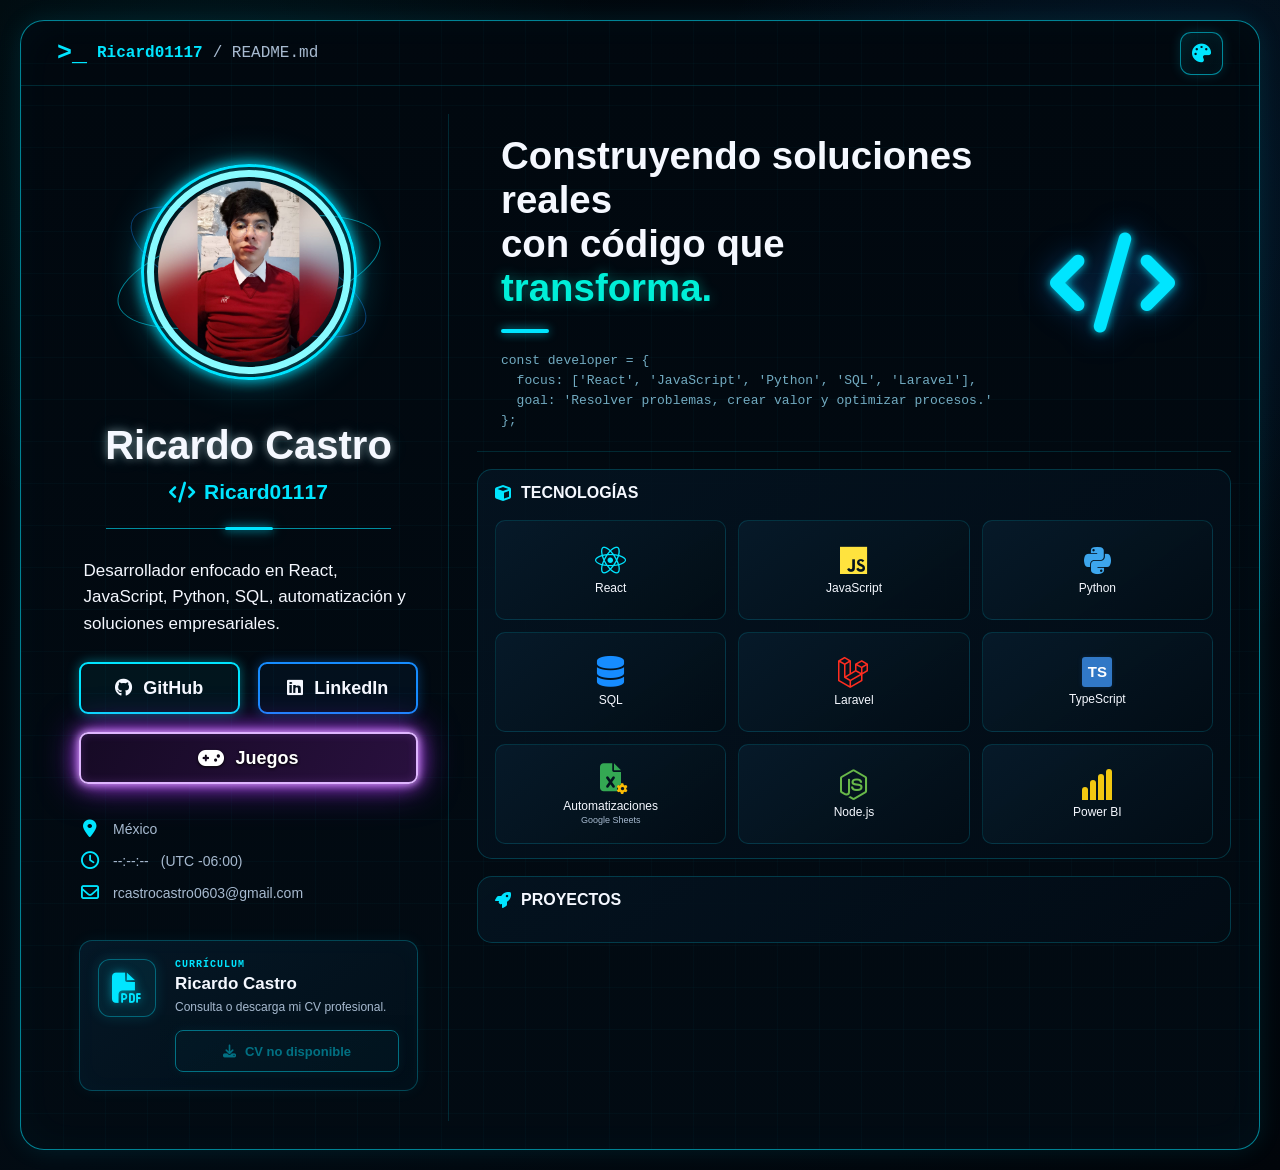
<file: index.html>
<!DOCTYPE html>
<html lang="es" data-theme="cyan">
<head>
  <meta charset="UTF-8">

  <meta
    name="viewport"
    content="width=device-width, initial-scale=1.0"
  >

  <meta
    name="description"
    content="Portafolio profesional de Ricardo Castro."
  >

  <title>Ricardo Castro | Portafolio</title>

  <link rel="stylesheet" href="estilos.css?v=19">

  <link
    rel="stylesheet"
    href="https://cdnjs.cloudflare.com/ajax/libs/font-awesome/6.7.2/css/all.min.css"
  >

  <script type="module" src="script.js?v=17"></script>

  <style>
    .social-button.games-button {
      box-sizing: border-box;
      display: flex;
      align-items: center;
      justify-content: center;
      gap: 11px;
      width: 100%;
      min-height: 52px;
      margin-top: 18px;
      padding: 12px;
      color: #ffffff;
      font-size: 18px;
      font-weight: 800;
      text-decoration: none;
      border: 2px solid #dfb5ff;
      border-radius: 9px;
      background: linear-gradient(120deg, #160a25, #29103e);
      text-shadow: 0 1px 3px #000000;
      box-shadow:
        0 0 8px #e0aaff,
        0 0 20px #b84dff,
        0 0 38px #a020f099,
        inset 0 0 10px #bd63ff33;
      animation: games-glow 1.8s ease-in-out infinite alternate;
      transition:
        transform 0.22s ease,
        border-color 0.22s ease,
        background 0.22s ease;
    }

    .social-button.games-button i {
      color: #ffffff;
      font-size: 21px;
      text-shadow: 0 1px 3px #000000;
    }

    @keyframes games-glow {
      from {
        box-shadow:
          0 0 8px #e0aaff,
          0 0 20px #b84dff,
          0 0 38px #a020f099,
          inset 0 0 10px #bd63ff33;
      }

      to {
        box-shadow:
          0 0 12px #edcaff,
          0 0 28px #c266ff,
          0 0 50px #aa33ffbb,
          inset 0 0 14px #bd63ff44;
      }
    }

    .social-button.games-button:hover,
    .social-button.games-button:focus-visible {
      animation: none;
      transform: translateY(-3px) scale(1.02);
      color: #ffffff;
      border-color: #f3ddff;
      background: linear-gradient(120deg, #25103b, #3b1756);
      box-shadow:
        0 0 12px #f0d0ff,
        0 0 32px #cc80ff,
        0 0 58px #b044ffcc,
        inset 0 0 14px #bd63ff44;
      text-shadow: 0 1px 3px #000000;
    }

    .social-button.games-button:focus-visible {
      outline: 2px solid #ffffff;
      outline-offset: 5px;
    }

    @media (prefers-reduced-motion: reduce) {
      .social-button.games-button {
        animation: none;
        transition: none;
      }

      .social-button.games-button:hover,
      .social-button.games-button:focus-visible {
        transform: none;
      }
    }
  </style>
</head>

<body>
  <main class="portfolio">

    <header class="topbar">
      <div class="terminal-title">
        <span class="terminal-icon">&gt;_</span>
        <strong>Ricard01117</strong>
        <span>/ README.md</span>
      </div>

      <button
        type="button"
        id="theme-toggle"
        class="theme-toggle"
        aria-label="Cambiar tema de color"
        title="Tema: Cyan"
      >
        <i class="fa-solid fa-palette"></i>
      </button>
    </header>

    <section class="dashboard">

      <aside class="profile-panel">

        <div class="profile-image-container">
          <div class="orbit orbit-one"></div>
          <div class="orbit orbit-two"></div>

          <img
            src="assets/perfil.jpg"
            alt="Fotografía de perfil de Ricardo Castro"
            class="profile-photo"
          >
        </div>

        <h1>Ricardo Castro</h1>

        <p class="username">
          <i class="fa-solid fa-code"></i>
          Ricard01117
        </p>

        <button
          type="button"
          id="hidden-admin-access"
          class="hidden-admin-access"
          aria-label="Acceso administrativo"
        ></button>

        <p class="profile-description">
          Desarrollador enfocado en React, JavaScript, Python,
          SQL, automatización y soluciones empresariales.
        </p>

        <div class="social-buttons">

          <a
            href="https://github.com/Ricard01117"
            target="_blank"
            rel="noopener noreferrer"
            class="social-button github-button"
          >
            <i class="fa-brands fa-github"></i>
            GitHub
          </a>

          <a
            href="https://www.linkedin.com/in/ricardo-castro-castro-85a092354/"
            target="_blank"
            rel="noopener noreferrer"
            class="social-button linkedin-button"
          >
            <i class="fa-brands fa-linkedin"></i>
            LinkedIn
          </a>

        </div>

        <a
          href="https://ricard01117.github.io/JuegosRCC/"
          class="social-button games-button"
        >
          <i class="fa-solid fa-gamepad" aria-hidden="true"></i>
          Juegos
        </a>

        <div class="contact-info">

          <p>
            <i class="fa-solid fa-location-dot"></i>
            México
          </p>

          <p>
            <i class="fa-regular fa-clock"></i>
            <span id="current-time">--:--:--</span>
            <span>(UTC -06:00)</span>
          </p>

          <p>
            <i class="fa-regular fa-envelope"></i>
            rcastrocastro0603@gmail.com
          </p>

        </div>

        <section id="cv-section" class="cv-card">

          <div class="cv-icon">
            <i class="fa-solid fa-file-pdf"></i>
          </div>

          <div class="cv-content">

            <div class="cv-info">
              <span class="cv-label">CURRÍCULUM</span>
              <h3>Ricardo Castro</h3>

              <p id="cv-description">
                Consulta o descarga mi CV profesional.
              </p>
            </div>

            <a
              id="cv-download-button"
              class="cv-download-button disabled"
              href="#"
              aria-disabled="true"
            >
              <i class="fa-solid fa-download"></i>
              <span id="cv-download-text">
                CV no disponible
              </span>
            </a>

          </div>
        </section>

        <section
          id="certifications-section"
          class="certifications-card hidden"
          aria-labelledby="certifications-title"
        >

          <div class="certifications-header">

            <div class="certifications-header-icon">
              <i class="fa-solid fa-cloud"></i>
            </div>

            <div>
              <span class="certifications-label">
                CREDENCIALES TECH
              </span>

              <h3 id="certifications-title">
                Certificaciones
              </h3>
            </div>

          </div>

          <div
            id="certifications-list"
            class="certifications-list"
            aria-live="polite"
          ></div>

        </section>

        <section
          id="featured-projects-section"
          class="featured-projects-card hidden"
          aria-labelledby="featured-projects-title"
        >

          <div class="featured-projects-header">

            <div class="featured-projects-header-icon">
              <i class="fa-solid fa-star"></i>
            </div>

            <div>
              <span class="featured-projects-label">
                SELECCIÓN PRINCIPAL
              </span>

              <h3 id="featured-projects-title">
                Proyectos destacados
              </h3>
            </div>

          </div>

          <div
            id="featured-projects-list"
            class="featured-projects-list"
            aria-live="polite"
          ></div>

        </section>

      </aside>

      <div class="main-content">

        <section class="hero">

          <div class="hero-text">

            <h2>
              Construyendo soluciones reales
              <br>
              con código que
              <span>transforma.</span>
            </h2>

            <div class="hero-line"></div>

            <pre><code>const developer = {
  focus: ['React', 'JavaScript', 'Python', 'SQL', 'Laravel'],
  goal: 'Resolver problemas, crear valor y optimizar procesos.'
};</code></pre>

          </div>

          <div class="code-decoration">
            <i class="fa-solid fa-code"></i>
          </div>

        </section>

        <!-- LAS NUEVE TECNOLOGÍAS -->

        <section class="panel technologies-section">

          <h3>
            <i class="fa-solid fa-cube"></i>
            Tecnologías
          </h3>

          <div class="technology-grid">

            <!-- FILA 1 -->

            <article class="technology-card react-card">
              <i class="fa-brands fa-react" aria-hidden="true"></i>
              <span>React</span>
            </article>

            <article class="technology-card javascript-card">
              <i class="fa-brands fa-js" aria-hidden="true"></i>
              <span>JavaScript</span>
            </article>

            <article class="technology-card python-card">
              <i class="fa-brands fa-python" aria-hidden="true"></i>
              <span>Python</span>
            </article>

            <!-- FILA 2 -->

            <article class="technology-card sql-card">
              <i class="fa-solid fa-database" aria-hidden="true"></i>
              <span>SQL</span>
            </article>

            <article class="technology-card laravel-card">
              <i class="fa-brands fa-laravel" aria-hidden="true"></i>
              <span>Laravel</span>
            </article>

            <article class="technology-card typescript-card">
              <span
                class="technology-mark ts-mark"
                aria-hidden="true"
              >TS</span>

              <span>TypeScript</span>
            </article>

            <!-- FILA 3 -->

            <article class="technology-card automation-card">

              <span
                class="technology-mark sheets-mark"
                aria-hidden="true"
              >
                <i class="fa-solid fa-file-excel"></i>
                <i class="fa-solid fa-gear sheets-gear"></i>
              </span>

              <span class="technology-name">
                Automatizaciones
                <small>Google Sheets</small>
              </span>

            </article>

            <article class="technology-card node-card">
              <i class="fa-brands fa-node-js" aria-hidden="true"></i>
              <span>Node.js</span>
            </article>

            <article class="technology-card powerbi-card">

              <span
                class="technology-mark powerbi-mark"
                aria-hidden="true"
              >
                <b></b>
                <b></b>
                <b></b>
                <b></b>
              </span>

              <span>Power BI</span>

            </article>

          </div>

        </section>

        <!-- PROYECTOS -->

        <section class="panel projects-section">

          <h3>
            <i class="fa-solid fa-rocket"></i>
            Proyectos
          </h3>

          <div
            id="projects-grid"
            class="projects-grid"
            aria-live="polite"
          ></div>

        </section>

      </div>

    </section>

  </main>

</body>
</html>
</file>
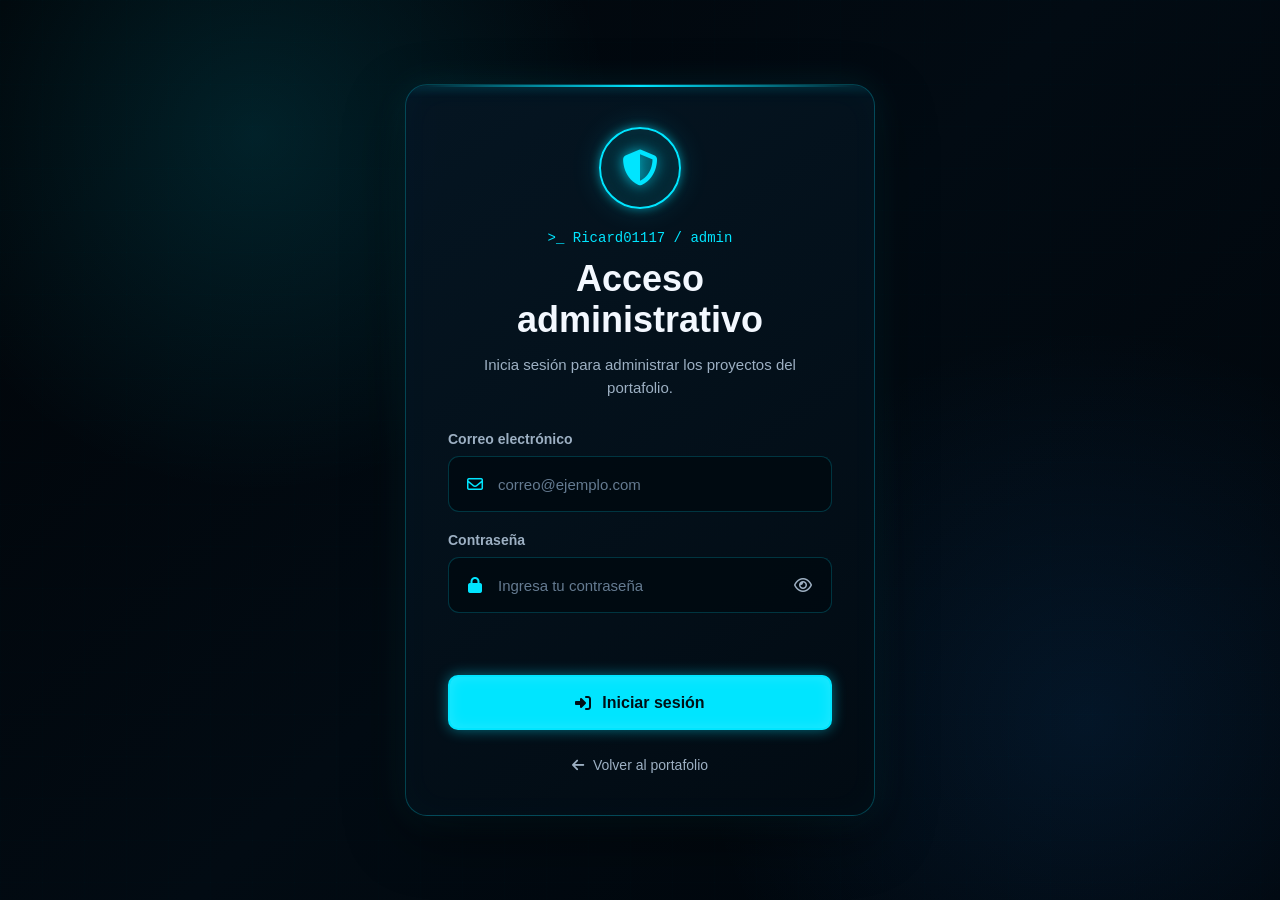
<file: admin/index.html>
<!DOCTYPE html>
<html lang="es">
<head>
  <meta charset="UTF-8">

  <meta
    name="viewport"
    content="width=device-width, initial-scale=1.0"
  >

  <meta
    name="robots"
    content="noindex, nofollow"
  >

  <title>Administrador | Ricardo Castro</title>

  <link rel="stylesheet" href="admin.css">

  <link
    rel="stylesheet"
    href="https://cdnjs.cloudflare.com/ajax/libs/font-awesome/6.7.2/css/all.min.css"
  >

  <script type="module" src="admin.js"></script>
</head>

<body>

  <main class="admin-page">

    <section class="login-card">

      <div class="login-header">
        <div class="security-icon">
          <i class="fa-solid fa-shield-halved"></i>
        </div>

        <p class="terminal-label">
          &gt;_ Ricard01117 / admin
        </p>

        <h1>Acceso administrativo</h1>

        <p>
          Inicia sesión para administrar los proyectos del portafolio.
        </p>
      </div>

      <form id="login-form" class="login-form" novalidate>

        <div class="form-group">
          <label for="email">Correo electrónico</label>

          <div class="input-container">
            <i class="fa-regular fa-envelope"></i>

            <input
              type="email"
              id="email"
              name="email"
              placeholder="correo@ejemplo.com"
              autocomplete="email"
              required
            >
          </div>
        </div>

        <div class="form-group">
          <label for="password">Contraseña</label>

          <div class="input-container">
            <i class="fa-solid fa-lock"></i>

            <input
              type="password"
              id="password"
              name="password"
              placeholder="Ingresa tu contraseña"
              autocomplete="current-password"
              minlength="12"
              required
            >

            <button
              type="button"
              id="toggle-password"
              class="password-button"
              aria-label="Mostrar contraseña"
            >
              <i class="fa-regular fa-eye"></i>
            </button>
          </div>
        </div>

        <p
          id="login-message"
          class="login-message"
          role="alert"
          aria-live="polite"
        ></p>

        <button type="submit" class="login-button">
          <i class="fa-solid fa-right-to-bracket"></i>
          Iniciar sesión
        </button>

      </form>

      <a href="../index.html" class="return-link">
        <i class="fa-solid fa-arrow-left"></i>
        Volver al portafolio
      </a>

    </section>

  </main>

</body>
</html>
</file>
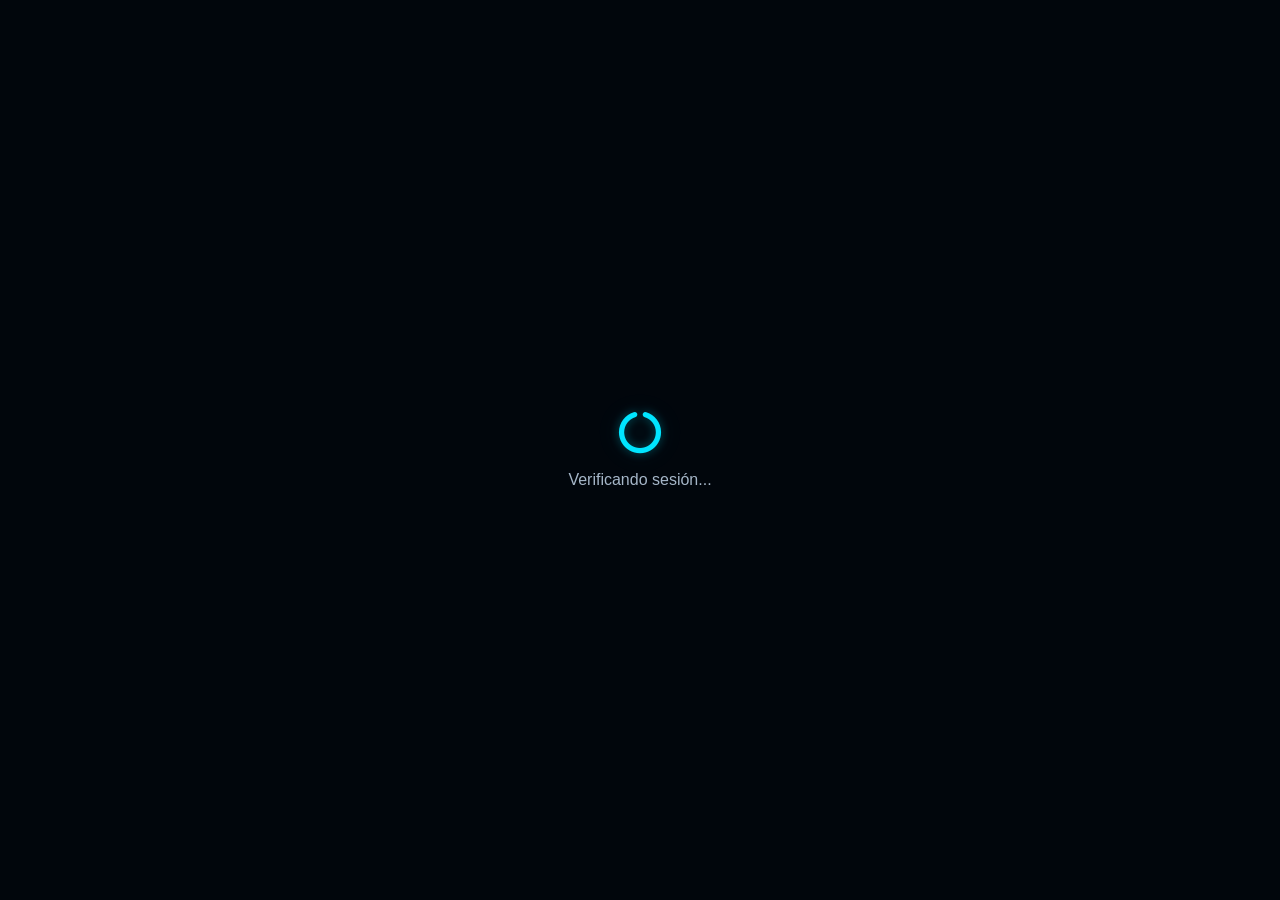
<file: admin/panel.html>
<!DOCTYPE html>
<html lang="es">
<head>
  <meta charset="UTF-8">

  <meta
    name="viewport"
    content="width=device-width, initial-scale=1.0"
  >

  <meta
    name="robots"
    content="noindex, nofollow"
  >

  <title>
    Panel de contenido | Ricardo Castro
  </title>

  <link
    rel="stylesheet"
    href="panel.css?v=17"
  >

  <link
    rel="stylesheet"
    href="https://cdnjs.cloudflare.com/ajax/libs/font-awesome/6.7.2/css/all.min.css"
  >

  <script
    type="module"
    src="panel.js?v=17"
  ></script>
</head>

<body>

  <div
    id="loading-screen"
    class="loading-screen"
  >
    <i
      class="fa-solid fa-circle-notch fa-spin"
    ></i>

    <p>
      Verificando sesión...
    </p>
  </div>

  <main
    id="admin-panel"
    class="admin-panel hidden"
  >

    <header class="panel-header">

      <div class="brand">

        <span class="terminal-icon">
          &gt;_
        </span>

        <div>
          <strong>
            Ricard01117
          </strong>

          <span>
            / administrador
          </span>
        </div>

      </div>

      <div class="header-actions">

        <a
          href="../index.html"
          target="_blank"
          rel="noopener noreferrer"
          class="secondary-button"
        >
          <i
            class="fa-solid fa-arrow-up-right-from-square"
          ></i>

          Ver portafolio
        </a>

        <button
          type="button"
          id="logout-button"
          class="logout-button"
        >
          <i
            class="fa-solid fa-right-from-bracket"
          ></i>

          Cerrar sesión
        </button>

      </div>

    </header>

    <div class="panel-content">

      <section class="dashboard-header">

        <div>

          <p class="section-label">
            Panel administrativo
          </p>

          <h1>
            Contenido del portafolio
          </h1>

          <p>
            Administra tus proyectos, currículum y certificaciones
            desde un solo lugar.
          </p>

        </div>

        <button
          type="button"
          id="new-project-button"
          class="primary-button"
        >
          <i class="fa-solid fa-plus"></i>

          Nuevo proyecto
        </button>

      </section>

      <section class="stats-grid">

        <article class="stat-card">

          <i
            class="fa-solid fa-folder-open"
          ></i>

          <div>
            <span>Total</span>

            <strong
              id="total-projects"
            >
              0
            </strong>
          </div>

        </article>

        <article class="stat-card">

          <i
            class="fa-solid fa-eye"
          ></i>

          <div>
            <span>
              Publicados
            </span>

            <strong
              id="published-projects"
            >
              0
            </strong>
          </div>

        </article>

        <article class="stat-card">

          <i
            class="fa-solid fa-eye-slash"
          ></i>

          <div>
            <span>
              Ocultos
            </span>

            <strong
              id="hidden-projects"
            >
              0
            </strong>
          </div>

        </article>

        <article class="stat-card">

          <i
            class="fa-solid fa-star"
          ></i>

          <div>
            <span>
              Destacados
            </span>

            <strong
              id="featured-projects"
            >
              0
            </strong>
          </div>

        </article>

      </section>

      <section class="cv-manager">

        <div class="cv-manager-header">

          <div>

            <p class="section-label">
              Currículum
            </p>

            <h2>
              CV profesional
            </h2>

            <p>
              Sube, reemplaza o elimina
              el PDF que aparece para
              descarga en tu portafolio.
            </p>

          </div>

          <div class="cv-manager-icon">

            <i
              class="fa-solid fa-file-pdf"
            ></i>

          </div>

        </div>

        <div class="cv-manager-body">

          <div
            id="cv-empty-state"
            class="cv-empty-state"
          >

            <i
              class="fa-regular fa-file-pdf"
            ></i>

            <div>

              <strong>
                No hay un CV publicado
              </strong>

              <span>
                Selecciona un PDF
                para publicarlo.
              </span>

            </div>

          </div>

          <div
            id="cv-current-file"
            class="cv-current-file hidden"
          >

            <div class="cv-file-icon">

              <i
                class="fa-solid fa-file-pdf"
              ></i>

            </div>

            <div class="cv-file-info">

              <span>
                CV actual
              </span>

              <strong
                id="cv-file-name"
              >
                —
              </strong>

              <small
                id="cv-updated-at"
              >
                —
              </small>

            </div>

          </div>

          <div class="cv-upload-area">

            <input
              type="file"
              id="cv-file-input"
              accept="application/pdf,.pdf"
              hidden
            >

            <button
              type="button"
              id="cv-select-button"
              class="secondary-button"
            >
              <i
                class="fa-solid fa-folder-open"
              ></i>

              Seleccionar PDF
            </button>

            <div
              class="cv-selected-file"
            >

              <span
                id="cv-selected-name"
              >
                Ningún archivo seleccionado
              </span>

              <small>
                Solo PDF · Máximo 5 MB
              </small>

            </div>

          </div>

          <div
            class="cv-manager-actions"
          >

            <button
              type="button"
              id="cv-view-button"
              class="secondary-button"
              disabled
            >
              <i
                class="fa-solid fa-eye"
              ></i>

              Ver CV
            </button>

            <button
              type="button"
              id="cv-upload-button"
              class="primary-button"
              disabled
            >
              <i
                class="fa-solid fa-cloud-arrow-up"
              ></i>

              Subir CV
            </button>

            <button
              type="button"
              id="cv-delete-button"
              class="danger-button"
              disabled
            >
              <i
                class="fa-solid fa-trash"
              ></i>

              Eliminar CV
            </button>

          </div>

        </div>

      </section>

      <section class="certificates-manager">

        <div class="certificates-manager-header">

          <div>
            <p class="section-label">
              Credenciales tech
            </p>

            <h2>
              Certificaciones
            </h2>

            <p>
              Publica diplomas y certificados en PDF o imagen.
              Cada archivo genera un enlace público para tu portafolio
              y para usarlo como credencial en LinkedIn.
            </p>
          </div>

          <button
            type="button"
            id="new-certificate-button"
            class="primary-button"
          >
            <i class="fa-solid fa-plus"></i>
            Nuevo certificado
          </button>

        </div>

        <div class="certificates-workspace">

          <form
            id="certificate-form"
            class="certificate-form"
          >

            <div class="certificate-form-heading">
              <div>
                <span class="certificate-kicker">
                  EDITOR
                </span>

                <h3 id="certificate-form-title">
                  Nuevo certificado
                </h3>
              </div>

              <div
                id="certificate-category-preview"
                class="certificate-category-preview"
              >
                <i class="fa-solid fa-code"></i>
              </div>
            </div>

            <input
              type="hidden"
              id="certificate-id"
            >

            <div class="form-group">
              <label for="certificate-name">
                Nombre
              </label>

              <input
                type="text"
                id="certificate-name"
                maxlength="140"
                placeholder="Ej. Acelerador de Carrera con Power BI + IA"
                required
              >
            </div>

            <div class="form-group">
              <label for="certificate-issuer">
                Emisor
              </label>

              <input
                type="text"
                id="certificate-issuer"
                maxlength="120"
                placeholder="Ej. Daxus LATAM"
                required
              >
            </div>

            <div class="form-row">

              <div class="form-group">
                <label for="certificate-category">
                  Categoría
                </label>

                <select
                  id="certificate-category"
                  required
                >
                  <option value="Data / BI">
                    Data / BI
                  </option>

                  <option value="Database">
                    Database
                  </option>

                  <option value="Cloud">
                    Cloud
                  </option>

                  <option value="Development">
                    Development
                  </option>

                  <option value="Automation">
                    Automation
                  </option>

                  <option value="Security">
                    Security
                  </option>
                </select>
              </div>

              <div class="form-group">
                <label for="certificate-date">
                  Fecha de emisión
                </label>

                <input
                  type="date"
                  id="certificate-date"
                >
              </div>

            </div>

            <div class="form-row">

              <div class="form-group">
                <label for="certificate-order">
                  Orden
                </label>

                <input
                  type="number"
                  id="certificate-order"
                  min="0"
                  step="1"
                  value="0"
                  required
                >
              </div>

              <div class="switches certificate-publish-switch">

                <label class="switch-field">

                  <input
                    type="checkbox"
                    id="certificate-active"
                    checked
                  >

                  <span class="switch"></span>

                  <span>
                    <strong>
                      Publicado
                    </strong>

                    <small>
                      Visible en el portafolio
                    </small>
                  </span>

                </label>

              </div>

            </div>

            <div class="form-group">

              <label for="certificate-file">
                Archivo
              </label>

              <label
                for="certificate-file"
                class="certificate-dropzone"
              >

                <i
                  class="fa-solid fa-cloud-arrow-up"
                ></i>

                <span>
                  <strong
                    id="certificate-selected-name"
                  >
                    Seleccionar certificado
                  </strong>

                  <small>
                    PDF, JPG, PNG o WEBP · Máximo 10 MB
                  </small>
                </span>

              </label>

              <input
                type="file"
                id="certificate-file"
                accept="application/pdf,image/jpeg,image/png,image/webp,.pdf,.jpg,.jpeg,.png,.webp"
                hidden
              >

              <small
                id="certificate-file-help"
              >
                Al editar, puedes dejar este campo vacío para conservar el archivo actual.
              </small>

            </div>

            <div class="form-actions">

              <button
                type="button"
                id="certificate-cancel-button"
                class="secondary-button"
              >
                Limpiar
              </button>

              <button
                type="submit"
                id="certificate-save-button"
                class="primary-button"
              >
                <i
                  class="fa-solid fa-floppy-disk"
                ></i>

                Guardar certificado
              </button>

            </div>

          </form>

          <div class="certificates-list-panel">

            <div class="certificates-list-toolbar">

              <div>
                <span class="certificate-kicker">
                  PUBLICADOS / ARCHIVO
                </span>

                <h3>
                  Certificados registrados
                </h3>
              </div>

              <div class="certificate-list-actions">

                <span
                  id="certificates-count"
                  class="certificates-count"
                >
                  0
                </span>

                <button
                  type="button"
                  id="refresh-certificates-button"
                  class="icon-button"
                  aria-label="Actualizar certificados"
                >
                  <i
                    class="fa-solid fa-rotate"
                  ></i>
                </button>

              </div>

            </div>

            <div
              id="certificates-list"
              class="certificates-admin-list"
            ></div>

            <div
              id="certificates-empty-state"
              class="certificate-empty-state hidden"
            >
              <i
                class="fa-solid fa-certificate"
              ></i>

              <h3>
                No hay certificados
              </h3>

              <p>
                Sube tu primera credencial técnica desde el editor.
              </p>
            </div>

          </div>

        </div>

      </section>

      <p
        id="panel-message"
        class="panel-message"
        role="alert"
        aria-live="polite"
      ></p>

      <section
        class="workspace form-closed"
      >

        <aside
          id="form-panel"
          class="form-panel closed"
        >

          <div class="form-header">

            <div>

              <p class="section-label">
                Editor
              </p>

              <h2 id="form-title">
                Nuevo proyecto
              </h2>

            </div>

            <button
              type="button"
              id="close-form-button"
              class="icon-button"
              aria-label="Cerrar formulario"
            >
              <i
                class="fa-solid fa-xmark"
              ></i>
            </button>

          </div>

          <form
            id="project-form"
            novalidate
          >

            <input
              type="hidden"
              id="project-id"
            >

            <div class="form-group">

              <label for="title">
                Nombre del proyecto
              </label>

              <input
                type="text"
                id="title"
                maxlength="100"
                placeholder="Ej. plataforma-academica"
                required
              >

            </div>

            <div class="form-group">

              <label for="description">
                Descripción
              </label>

              <textarea
                id="description"
                maxlength="500"
                rows="5"
                placeholder="Describe brevemente el proyecto..."
                required
              ></textarea>

              <small>
                <span
                  id="description-counter"
                >
                  0
                </span>/500
              </small>

            </div>

            <div class="form-group">

              <label for="demo-url">
                Enlace del proyecto publicado
              </label>

              <input
                type="url"
                id="demo-url"
                placeholder="https://..."
                required
              >

            </div>

            <div class="form-group">

              <label for="github-url">
                Enlace del repositorio de GitHub
              </label>

              <input
                type="url"
                id="github-url"
                placeholder="https://github.com/..."
              >

            </div>

            <div class="form-group">

              <label for="technology-input">
                Tecnologías
              </label>

              <div
                class="technology-input-row"
              >

                <input
                  type="text"
                  id="technology-input"
                  placeholder="Ej. React"
                  maxlength="30"
                  autocomplete="off"
                >

                <button
                  type="button"
                  id="add-technology-button"
                  class="secondary-button technology-add-button"
                >
                  <i
                    class="fa-solid fa-plus"
                  ></i>

                  Agregar
                </button>

              </div>

              <div
                id="technology-tags"
                class="technology-tags-editor"
              ></div>

              <small>
                Puedes agregar hasta 12 tecnologías.
              </small>

            </div>

            <div class="form-row">

              <div class="form-group">

                <label for="icon">
                  Icono
                </label>

                <select id="icon">

                  <option value="fa-solid fa-code">
                    Código
                  </option>

                  <option value="fa-solid fa-graduation-cap">
                    Académico
                  </option>

                  <option value="fa-solid fa-box-open">
                    Inventario
                  </option>

                  <option value="fa-solid fa-gamepad">
                    Videojuegos
                  </option>

                  <option value="fa-solid fa-laptop-code">
                    Aplicación web
                  </option>

                  <option value="fa-solid fa-database">
                    Base de datos
                  </option>

                  <option value="fa-solid fa-gears">
                    Automatización
                  </option>

                  <option value="fa-regular fa-heart">
                    Artesanías
                  </option>

                  <option value="fa-solid fa-chart-line">
                    Analítica
                  </option>

                  <option value="fa-solid fa-mobile-screen">
                    Aplicación móvil
                  </option>

                </select>

              </div>

              <div class="form-group">

                <label for="theme">
                  Color
                </label>

                <select id="theme">

                  <option value="cyan-project">
                    Cyan
                  </option>

                  <option value="blue-project">
                    Azul
                  </option>

                  <option value="purple-project">
                    Morado
                  </option>

                  <option value="pink-project">
                    Rosa
                  </option>

                  <option value="green-project">
                    Verde
                  </option>

                </select>

              </div>

            </div>

            <div class="form-row">

              <div class="form-group">

                <label for="order">
                  Orden
                </label>

                <input
                  type="number"
                  id="order"
                  min="0"
                  step="1"
                  value="0"
                  required
                >

              </div>

              <div class="preview-icon">

                <span>
                  Vista del icono
                </span>

                <div id="icon-preview">

                  <i
                    class="fa-solid fa-code"
                  ></i>

                </div>

              </div>

            </div>

            <div class="switches">

              <label
                class="switch-field"
              >

                <input
                  type="checkbox"
                  id="published"
                  checked
                >

                <span
                  class="switch"
                ></span>

                <span>

                  <strong>
                    Publicado
                  </strong>

                  <small>
                    Visible en el portafolio
                  </small>

                </span>

              </label>

              <label
                class="switch-field"
              >

                <input
                  type="checkbox"
                  id="featured"
                >

                <span
                  class="switch"
                ></span>

                <span>

                  <strong>
                    Destacado
                  </strong>

                  <small>
                    Los primeros 3 destacados aparecen en el portafolio
                  </small>

                </span>

              </label>

            </div>

            <div class="form-actions">

              <button
                type="button"
                id="cancel-button"
                class="secondary-button"
              >
                Cancelar
              </button>

              <button
                type="submit"
                id="save-button"
                class="primary-button"
              >
                <i
                  class="fa-solid fa-floppy-disk"
                ></i>

                Guardar proyecto
              </button>

            </div>

          </form>

        </aside>

        <section
          class="projects-panel"
        >

          <div
            class="projects-toolbar"
          >

            <div>

              <p class="section-label">
                Contenido
              </p>

              <h2>
                Proyectos registrados
              </h2>

            </div>

            <div class="filters">

              <div
                class="search-container"
              >

                <i
                  class="fa-solid fa-magnifying-glass"
                ></i>

                <input
                  type="search"
                  id="project-search"
                  placeholder="Buscar proyecto..."
                >

              </div>

              <select
                id="status-filter"
                aria-label="Filtrar por estado"
              >

                <option value="all">
                  Todos
                </option>

                <option value="published">
                  Publicados
                </option>

                <option value="hidden">
                  Ocultos
                </option>

                <option value="featured">
                  Destacados
                </option>

              </select>

              <button
                type="button"
                id="refresh-button"
                class="icon-button"
                aria-label="Actualizar proyectos"
              >
                <i
                  class="fa-solid fa-rotate"
                ></i>
              </button>

            </div>

          </div>

          <div
            id="reorder-help"
            class="reorder-help"
          >
            <i class="fa-solid fa-grip-vertical"></i>

            <span>
              Arrastra las tarjetas para cambiar su orden.
              Se guarda automáticamente.
            </span>
          </div>

          <div
            id="projects-list"
            class="projects-list"
          ></div>

          <div
            id="empty-state"
            class="empty-state hidden"
          >

            <i
              class="fa-regular fa-folder-open"
            ></i>

            <h3>
              No hay proyectos
            </h3>

            <p>
              Crea tu primer proyecto utilizando el botón
              “Nuevo proyecto”.
            </p>

          </div>

        </section>

      </section>

    </div>

  </main>

</body>
</html>
</file>
<file: estilos.css>
/* ==========================================
   VARIABLES Y TEMAS
========================================== */

:root {
  --background: #01060c;
  --background-secondary: #03101a;
  --panel: rgba(3, 18, 30, 0.94);
  --card: rgba(4, 22, 36, 0.94);

  --accent-rgb: 0, 229, 255;
  --accent-2-rgb: 22, 140, 255;
  --accent-light-rgb: 139, 251, 255;
  --accent-highlight-rgb: 0, 239, 216;

  --cyan: rgb(var(--accent-rgb));
  --blue: rgb(var(--accent-2-rgb));

  --purple: #985cff;
  --pink: #f063d9;
  --green: #35e69a;
  --yellow: #ffe33e;
  --red: #ff2d20;

  --text: #f5f8ff;
  --text-secondary: #a7bad0;
  --text-muted: #6c8297;

  --border: rgba(var(--accent-rgb), 0.2);
  --border-strong: rgba(var(--accent-rgb), 0.55);
}

html[data-theme="green"] {
  --accent-rgb: 53, 230, 154;
  --accent-2-rgb: 22, 199, 132;
  --accent-light-rgb: 170, 255, 211;
  --accent-highlight-rgb: 113, 255, 183;
}

html[data-theme="aurora"] {
  --accent-rgb: 181, 104, 255;
  --accent-2-rgb: 115, 92, 255;
  --accent-light-rgb: 223, 186, 255;
  --accent-highlight-rgb: 120, 226, 255;
}

/* ==========================================
   ESTILOS GENERALES
========================================== */

* {
  box-sizing: border-box;
  margin: 0;
  padding: 0;
}

html {
  scroll-behavior: smooth;
}

body {
  min-height: 100vh;
  padding: 20px;
  overflow-x: hidden;
  color: var(--text);

  font-family:
    "Segoe UI",
    Arial,
    Helvetica,
    sans-serif;

  background:
    radial-gradient(
      circle at 15% 10%,
      rgba(var(--accent-rgb), 0.08),
      transparent 28%
    ),
    radial-gradient(
      circle at 88% 18%,
      rgba(var(--accent-2-rgb), 0.1),
      transparent 30%
    ),
    linear-gradient(
      135deg,
      #010408,
      #020b13 50%,
      #01050a
    );
}

a {
  color: inherit;
  text-decoration: none;
}

button,
input,
select,
textarea {
  font: inherit;
}

.hidden {
  display: none !important;
}

/* ==========================================
   PORTAFOLIO
========================================== */

.portfolio {
  position: relative;
  width: min(1600px, 100%);
  min-height: calc(100vh - 40px);
  margin: 0 auto;
  overflow: hidden;

  border: 1px solid var(--border-strong);
  border-radius: 24px;

  background:
    linear-gradient(
      rgba(1, 8, 15, 0.98),
      rgba(2, 11, 19, 0.98)
    );

  box-shadow:
    0 0 25px rgba(var(--accent-rgb), 0.1),
    inset 0 0 40px rgba(var(--accent-rgb), 0.03);
}

.portfolio::before {
  content: "";
  position: absolute;
  inset: 0;
  pointer-events: none;

  background-image:
    linear-gradient(
      rgba(var(--accent-rgb), 0.025) 1px,
      transparent 1px
    ),
    linear-gradient(
      90deg,
      rgba(var(--accent-rgb), 0.025) 1px,
      transparent 1px
    );

  background-size: 42px 42px;
}

/* ==========================================
   ENCABEZADO
========================================== */

.topbar {
  position: relative;
  z-index: 2;
  display: flex;
  align-items: center;
  justify-content: space-between;
  gap: 18px;
  min-height: 65px;
  padding: 0 36px;

  border-bottom:
    1px solid rgba(var(--accent-rgb), 0.15);
}

.terminal-title {
  display: flex;
  align-items: center;
  gap: 10px;
  color: var(--text-secondary);

  font-family:
    Consolas,
    "Courier New",
    monospace;
}

.terminal-title strong,
.terminal-icon {
  color: var(--cyan);
}

.terminal-icon {
  font-size: 25px;
  font-weight: 800;
}

.theme-toggle {
  position: relative;
  z-index: 5;
  display: grid;
  place-items: center;

  width: 43px;
  height: 43px;
  flex: 0 0 43px;

  border: 1px solid var(--border-strong);
  border-radius: 11px;
  color: var(--cyan);

  background:
    linear-gradient(
      145deg,
      rgba(var(--accent-rgb), 0.09),
      rgba(2, 13, 21, 0.94)
    );

  font-size: 19px;
  cursor: pointer;

  box-shadow:
    0 0 12px rgba(var(--accent-rgb), 0.16),
    inset 0 0 13px rgba(var(--accent-rgb), 0.04);

  transition:
    transform 0.22s ease,
    border-color 0.22s ease,
    background 0.22s ease,
    box-shadow 0.22s ease;
}

.theme-toggle:hover {
  transform: translateY(-2px) rotate(8deg);
  border-color: var(--cyan);

  background:
    linear-gradient(
      145deg,
      rgba(var(--accent-rgb), 0.18),
      rgba(2, 13, 21, 0.96)
    );

  box-shadow:
    0 0 19px rgba(var(--accent-rgb), 0.32),
    inset 0 0 15px rgba(var(--accent-rgb), 0.08);
}

.theme-toggle:focus-visible {
  outline: 2px solid var(--cyan);
  outline-offset: 3px;
}

/* ==========================================
   DASHBOARD
========================================== */

.dashboard {
  position: relative;
  z-index: 2;
  display: grid;
  grid-template-columns: 400px minmax(0, 1fr);
  gap: 28px;
  padding: 28px;
}

/* ==========================================
   PANEL DE PERFIL
========================================== */

.profile-panel {
  display: flex;
  flex-direction: column;
  align-items: center;
  min-width: 0;
  padding: 15px 30px 30px;

  border-right:
    1px solid rgba(var(--accent-rgb), 0.15);
}

.profile-image-container {
  position: relative;
  display: grid;
  place-items: center;
  width: 285px;
  height: 285px;
  max-width: 100%;
}

.profile-image-container::before {
  content: "";
  position: absolute;
  width: 210px;
  height: 210px;

  border: 3px solid var(--cyan);
  border-radius: 50%;

  box-shadow:
    0 0 14px rgba(var(--accent-rgb), 0.8),
    0 0 38px rgba(var(--accent-rgb), 0.3);
}

.profile-image-container::after {
  content: "";
  position: absolute;
  width: 190px;
  height: 190px;

  border:
    7px solid rgb(var(--accent-light-rgb));

  border-radius: 50%;

  box-shadow:
    0 0 18px rgba(var(--accent-rgb), 0.5);
}

.profile-photo {
  position: relative;
  z-index: 4;
  display: block;

  width: 181px;
  height: 181px;
  border-radius: 50%;

  object-fit: cover;
  object-position: center 22%;

  background: #061520;

  box-shadow:
    inset 0 0 20px rgba(var(--accent-rgb), 0.14),
    0 0 12px rgba(var(--accent-rgb), 0.2);
}

.orbit {
  position: absolute;
  border: 1px solid rgba(var(--accent-rgb), 0.55);
  border-radius: 50%;
}

.orbit-one {
  width: 270px;
  height: 96px;
  transform: rotate(-14deg);
}

.orbit-two {
  width: 255px;
  height: 88px;
  border-color: rgba(var(--accent-2-rgb), 0.4);
  transform: rotate(24deg);
}

.profile-panel h1 {
  margin-top: 9px;
  font-size: 40px;
  text-align: center;

  text-shadow:
    0 0 8px rgba(255, 255, 255, 0.45),
    0 0 18px rgba(var(--accent-rgb), 0.18);
}

.username {
  display: flex;
  align-items: center;
  gap: 9px;
  margin-top: 12px;
  color: var(--cyan);
  font-size: 21px;
  font-weight: 700;
}

/* ==========================================
   ACCESO ADMINISTRATIVO
========================================== */

.hidden-admin-access {
  position: relative;
  z-index: 20;
  display: block;

  width: 84%;
  height: 25px;
  margin: 12px 0 17px;
  padding: 0;

  border: none;
  outline: none;
  background: transparent;
  cursor: default;

  appearance: none;
  -webkit-appearance: none;
  box-shadow: none;
}

.hidden-admin-access::before {
  content: "";
  position: absolute;
  left: 0;
  top: 12px;

  width: 100%;
  height: 1px;

  background:
    rgba(var(--accent-rgb), 0.6);
}

.hidden-admin-access::after {
  content: "";
  position: absolute;
  left: 50%;
  top: 11px;

  width: 48px;
  height: 3px;

  border-radius: 10px;
  background: var(--cyan);
  transform: translateX(-50%);

  box-shadow:
    0 0 8px rgba(var(--accent-rgb), 0.8),
    0 0 18px rgba(var(--accent-rgb), 0.4);
}

.hidden-admin-access:hover,
.hidden-admin-access:focus,
.hidden-admin-access:active {
  border: none;
  outline: none;
  background: transparent;
}

.profile-description {
  max-width: 330px;
  font-size: 17px;
  line-height: 1.55;
}

/* ==========================================
   REDES SOCIALES
========================================== */

.social-buttons {
  display: grid;
  grid-template-columns: 1fr 1fr;
  gap: 18px;
  width: 100%;
  margin-top: 25px;
}

.social-button {
  display: flex;
  align-items: center;
  justify-content: center;
  gap: 11px;

  min-height: 52px;
  padding: 12px;
  border-radius: 9px;

  font-size: 18px;
  font-weight: 700;

  transition:
    transform 0.22s ease,
    background 0.22s ease,
    box-shadow 0.22s ease;
}

.github-button {
  border: 2px solid var(--cyan);
  background: rgba(var(--accent-rgb), 0.05);
  box-shadow: 0 0 12px rgba(var(--accent-rgb), 0.42);
}

.linkedin-button {
  border: 2px solid var(--blue);
  background: rgba(var(--accent-2-rgb), 0.05);
  box-shadow: 0 0 12px rgba(var(--accent-2-rgb), 0.35);
}

.social-button:hover {
  transform: translateY(-4px);
}

/* ==========================================
   INFORMACION DE CONTACTO
========================================== */

.contact-info {
  width: 100%;
  margin-top: 22px;
}

.contact-info p {
  display: flex;
  align-items: center;
  gap: 12px;
  margin: 14px 0;
  color: var(--text-secondary);
  font-size: 14px;
}

.contact-info i {
  width: 22px;
  color: var(--cyan);
  font-size: 18px;
  text-align: center;
}

/* ==========================================
   CURRICULUM
========================================== */

.cv-card {
  position: relative;
  overflow: hidden;
  display: grid;
  grid-template-columns: 62px minmax(0, 1fr);
  gap: 15px;

  width: 100%;
  margin-top: 24px;
  padding: 18px;

  border: 1px solid rgba(var(--accent-rgb), 0.25);
  border-radius: 13px;

  background:
    linear-gradient(
      145deg,
      rgba(5, 24, 39, 0.96),
      rgba(2, 15, 25, 0.98)
    );

  box-shadow:
    0 0 15px rgba(var(--accent-rgb), 0.06),
    inset 0 0 25px rgba(var(--accent-rgb), 0.025);

  transition:
    transform 0.25s ease,
    border-color 0.25s ease,
    box-shadow 0.25s ease;
}

.cv-card::before {
  content: "";
  position: absolute;
  top: 0;
  left: -100%;

  width: 70%;
  height: 100%;
  pointer-events: none;

  background:
    linear-gradient(
      90deg,
      transparent,
      rgba(var(--accent-rgb), 0.055),
      transparent
    );

  transition: left 0.55s ease;
}

.cv-card:hover {
  transform: translateY(-4px);
  border-color: rgba(var(--accent-rgb), 0.55);

  box-shadow:
    0 0 20px rgba(var(--accent-rgb), 0.13),
    0 12px 25px rgba(0, 0, 0, 0.2);
}

.cv-card:hover::before {
  left: 140%;
}

.cv-icon {
  display: grid;
  place-items: center;
  width: 58px;
  height: 58px;

  border: 1px solid rgba(var(--accent-rgb), 0.35);
  border-radius: 12px;
  color: var(--cyan);

  background:
    rgba(var(--accent-rgb), 0.07);

  box-shadow:
    0 0 14px rgba(var(--accent-rgb), 0.14);
}

.cv-icon i {
  font-size: 30px;
  text-shadow: 0 0 10px rgba(var(--accent-rgb), 0.5);
}

.cv-content {
  min-width: 0;
}

.cv-info {
  margin-bottom: 14px;
}

.cv-label {
  display: block;
  margin-bottom: 4px;
  color: var(--cyan);

  font-family:
    Consolas,
    "Courier New",
    monospace;

  font-size: 10px;
  font-weight: 700;
  letter-spacing: 1px;
}

.cv-info h3 {
  margin-bottom: 5px;
  color: var(--text);
  font-size: 17px;
}

.cv-info p {
  color: var(--text-secondary);
  font-size: 12px;
  line-height: 1.45;
}

.cv-download-button {
  display: flex;
  align-items: center;
  justify-content: center;
  gap: 9px;

  width: 100%;
  min-height: 42px;
  padding: 10px 14px;

  border: 1px solid var(--cyan);
  border-radius: 8px;
  color: var(--cyan);

  background:
    rgba(var(--accent-rgb), 0.05);

  font-size: 13px;
  font-weight: 700;

  box-shadow:
    0 0 10px rgba(var(--accent-rgb), 0.12);

  transition:
    color 0.22s ease,
    background 0.22s ease,
    transform 0.22s ease,
    box-shadow 0.22s ease,
    opacity 0.22s ease;
}

.cv-download-button:hover:not(.disabled) {
  color: #00131a;
  background: var(--cyan);
  transform: translateY(-2px);

  box-shadow:
    0 0 18px rgba(var(--accent-rgb), 0.42);
}

.cv-download-button.disabled {
  opacity: 0.45;
  pointer-events: none;
  cursor: default;
}

/* ==========================================
   CONTENIDO PRINCIPAL
========================================== */

.main-content {
  display: flex;
  flex-direction: column;
  gap: 17px;
  width: 100%;
  min-width: 0;
}

.hero {
  display: grid;
  grid-template-columns: minmax(0, 1fr) 190px;
  align-items: center;
  gap: 20px;

  min-width: 0;
  min-height: 215px;
  padding: 20px 24px;

  border-bottom:
    1px solid rgba(var(--accent-rgb), 0.14);
}

.hero h2 {
  font-size: clamp(31px, 3vw, 45px);
  line-height: 1.15;
}

.hero h2 span {
  color: rgb(var(--accent-highlight-rgb));

  text-shadow:
    0 0 13px rgba(var(--accent-highlight-rgb), 0.4);
}

.hero-line {
  width: 48px;
  height: 4px;
  margin: 18px 0;
  border-radius: 10px;
  background: var(--cyan);

  box-shadow:
    0 0 10px rgba(var(--accent-rgb), 0.7);
}

.hero pre {
  max-width: 100%;
  overflow-x: auto;
  color: #72abc1;

  font-family:
    Consolas,
    "Courier New",
    monospace;

  font-size: 13px;
  line-height: 1.55;
  white-space: pre-wrap;
}

.code-decoration {
  display: grid;
  place-items: center;
}

.code-decoration i {
  color: var(--cyan);
  font-size: 100px;

  text-shadow:
    0 0 10px rgba(var(--accent-rgb), 0.9),
    0 0 30px rgba(var(--accent-2-rgb), 0.5);
}

/* ==========================================
   PANELES GENERALES
========================================== */

.panel {
  width: 100%;
  min-width: 0;
  overflow: hidden;

  border: 1px solid var(--border);
  border-radius: 15px;

  background:
    linear-gradient(
      145deg,
      rgba(4, 20, 33, 0.9),
      rgba(2, 12, 21, 0.95)
    );
}

.panel h3 {
  display: flex;
  align-items: center;
  gap: 10px;
  padding: 14px 17px 5px;
  font-size: 16px;
  text-transform: uppercase;
}

.panel h3 i {
  color: var(--cyan);
}

/* ==========================================
   TECNOLOGIAS
   9 TARJETAS UNIFORMES
   3 COLUMNAS X 3 FILAS
========================================== */

.technologies-section {
  padding-bottom: 14px;
}

.technologies-section .technology-grid {
  display: grid;
  grid-template-columns: repeat(3, minmax(0, 1fr));
  gap: 12px;
  width: 100%;
  padding: 13px 17px 0;
}

.technologies-section
.technology-grid > .technology-card {
  display: flex;
  flex-direction: column;
  align-items: center;
  justify-content: center;

  gap: 6px;
  min-width: 0;
  width: 100%;
  height: 100px;
  min-height: 100px;
  padding: 9px 5px;

  grid-column: auto;
  grid-row: auto;

  border: 1px solid rgba(var(--accent-rgb), 0.15);
  border-radius: 10px;

  background:
    linear-gradient(
      145deg,
      rgba(7, 27, 43, 0.9),
      rgba(2, 13, 21, 0.95)
    );

  transition:
    transform 0.22s ease,
    border-color 0.22s ease,
    box-shadow 0.22s ease;
}

.technologies-section .technology-card:hover {
  transform: translateY(-5px);
  border-color: rgba(var(--accent-rgb), 0.55);

  box-shadow:
    0 0 17px rgba(var(--accent-rgb), 0.15);
}

/* ==========================================
   ICONOS UNIFORMES
========================================== */

.technologies-section .technology-card > i,
.technologies-section .technology-mark {
  width: 32px;
  height: 32px;
  flex: 0 0 32px;
  font-size: 31px;
  line-height: 32px;
  text-align: center;
}

.technologies-section .technology-mark {
  position: relative;
  display: flex;
  align-items: center;
  justify-content: center;
}

/* ==========================================
   NOMBRES
========================================== */

.technologies-section
.technology-card > span:not(.technology-mark) {
  max-width: 100%;
  font-size: 12px;
  line-height: 1.15;
  text-align: center;
  overflow-wrap: anywhere;
}

/* ==========================================
   REACT
========================================== */

.technologies-section .react-card > i {
  color: var(--cyan);
}

/* ==========================================
   JAVASCRIPT
========================================== */

.technologies-section .javascript-card > i {
  color: var(--yellow);
}

/* ==========================================
   PYTHON
========================================== */

.technologies-section .python-card > i {
  color: #3da6ed;
}

/* ==========================================
   SQL
========================================== */

.technologies-section .sql-card > i {
  color: var(--blue);
}

/* ==========================================
   LARAVEL
========================================== */

.technologies-section .laravel-card > i {
  color: var(--red);
}

/* ==========================================
   TYPESCRIPT
========================================== */

.technologies-section .ts-mark {
  width: 30px;
  height: 30px;
  flex: 0 0 30px;

  color: #ffffff;
  background: #3178c6;
  border-radius: 3px;

  font-family: Arial, sans-serif;
  font-size: 15px;
  font-weight: 800;
  line-height: 30px;

  box-shadow:
    0 0 5px rgba(49, 120, 198, 0.2);
}

/* ==========================================
   GOOGLE SHEETS + AUTOMATIZACIONES
========================================== */

.technologies-section .sheets-mark {
  position: relative;
  width: 32px;
  height: 32px;
  flex: 0 0 32px;
}

.technologies-section
.sheets-mark > .fa-file-excel {
  color: #34a853;
  font-size: 28px;
  line-height: 1;
}

.technologies-section
.sheets-mark > .sheets-gear {
  position: absolute;
  right: -1px;
  bottom: -1px;

  color: #fbbc04;
  background: #061622;
  font-size: 11px;
  line-height: 1;

  border-radius: 50%;
}

.technologies-section .technology-name small {
  display: block;
  margin-top: 2px;

  color: var(--text-secondary);
  font-size: 9px;
  line-height: 1.1;
}

/* ==========================================
   NODE.JS
========================================== */

.technologies-section .node-card > i {
  color: #68b849;
}

/* ==========================================
   POWER BI
========================================== */

.technologies-section .powerbi-mark {
  display: flex;
  align-items: flex-end;
  justify-content: center;
  gap: 2px;

  width: 32px;
  height: 32px;
  flex: 0 0 32px;
}

.technologies-section .powerbi-mark b {
  display: block;
  width: 6px;
  max-width: 6px;
  flex: 0 0 6px;

  border-radius: 3px 3px 0 0;
  background: #f2c811;
}

.technologies-section
.powerbi-mark b:nth-child(1) {
  height: 13px;
}

.technologies-section
.powerbi-mark b:nth-child(2) {
  height: 20px;
}

.technologies-section
.powerbi-mark b:nth-child(3) {
  height: 26px;
}

.technologies-section
.powerbi-mark b:nth-child(4) {
  height: 31px;
}

/* ==========================================
   COMPATIBILIDAD CON ICONOS ANTERIORES
========================================== */

.technologies-section .technology-logo {
  display: block;
  width: 32px;
  height: 32px;
  flex: 0 0 32px;
}

.technologies-section .automation-logo {
  position: relative;
  display: grid;
  place-items: center;
  width: 32px;
  height: 32px;
}

.technologies-section .automation-gear {
  position: absolute;
  right: -1px;
  bottom: -1px;

  padding: 1px;
  border-radius: 50%;
  color: #fbbc04;
  background: #061622;

  font-size: 11px !important;
}

.technologies-section
.automation-card span small {
  display: block;
  margin-top: 2px;
  color: var(--text-secondary);
  font-size: 9px;
}

.technologies-section .powerbi-logo {
  width: 32px;
  height: 32px;

  filter:
    drop-shadow(
      0 0 5px rgba(242, 200, 17, 0.15)
    );
}

/* ==========================================
   PROYECTOS
========================================== */

.projects-section {
  padding-bottom: 16px;
}

.projects-grid {
  display: grid;
  grid-template-columns: repeat(2, minmax(0, 1fr));
  gap: 14px;
  padding: 12px 17px 0;
}

.project-card {
  position: relative;
  overflow: hidden;
  display: grid;
  grid-template-columns: 65px minmax(0, 1fr);
  gap: 14px;

  min-height: 145px;
  padding: 17px 42px 17px 15px;

  border: 1px solid rgba(var(--accent-rgb), 0.2);
  border-radius: 13px;

  background:
    linear-gradient(
      145deg,
      rgba(5, 24, 39, 0.96),
      rgba(2, 15, 25, 0.98)
    );

  transition:
    transform 0.24s ease,
    border-color 0.24s ease,
    box-shadow 0.24s ease;
}

.project-card:hover {
  transform: translateY(-5px);
  border-color: rgba(var(--accent-rgb), 0.55);

  box-shadow:
    0 0 20px rgba(var(--accent-rgb), 0.13),
    0 12px 24px rgba(0, 0, 0, 0.2);
}

.project-icon {
  display: grid;
  place-items: center;
  min-height: 62px;
}

.project-icon i {
  color: var(--cyan);
  font-size: 43px;
}

.project-content {
  min-width: 0;
}

.project-content h4 {
  margin-bottom: 7px;
  color: var(--cyan);
  font-size: 17px;
  overflow-wrap: anywhere;
}

.project-content p {
  color: var(--text-secondary);
  font-size: 13px;
  line-height: 1.45;
}

.project-tags {
  display: flex;
  flex-wrap: wrap;
  gap: 13px;
  margin-top: 12px;
}

.project-tags span {
  position: relative;
  padding-left: 12px;
  color: #afbdcb;
  font-size: 11px;
}

.project-tags span::before {
  content: "";
  position: absolute;
  left: 0;
  top: 50%;

  width: 7px;
  height: 7px;

  border-radius: 50%;
  background: var(--cyan);
  transform: translateY(-50%);
}

.project-arrow {
  position: absolute;
  right: 16px;
  top: 15px;
  color: var(--blue);
  font-size: 18px;
}

.pink-project {
  border-color: rgba(240, 99, 217, 0.25);
}

.pink-project .project-icon i,
.pink-project .project-content h4 {
  color: var(--pink);
}

.pink-project .project-tags span::before {
  background: var(--pink);
}

.purple-project {
  border-color: rgba(152, 92, 255, 0.28);
}

.purple-project .project-icon i,
.purple-project .project-content h4 {
  color: var(--purple);
}

.purple-project .project-tags span::before {
  background: var(--purple);
}

.blue-project {
  border-color: rgba(var(--accent-2-rgb), 0.28);
}

.blue-project .project-icon i,
.blue-project .project-content h4 {
  color: var(--blue);
}

.blue-project .project-tags span::before {
  background: var(--blue);
}

.green-project {
  border-color: rgba(53, 230, 154, 0.27);
}

.green-project .project-icon i,
.green-project .project-content h4 {
  color: var(--green);
}

.green-project .project-tags span::before {
  background: var(--green);
}

.projects-message {
  grid-column: 1 / -1;
  display: grid;
  place-items: center;
  gap: 12px;
  min-height: 170px;
  padding: 30px;

  color: var(--text-secondary);
  text-align: center;
}

.projects-message i {
  color: var(--cyan);
  font-size: 34px;
}

/* ==========================================
   TEMA VERDE
========================================== */

html[data-theme="green"] body {
  background:
    radial-gradient(
      circle at 15% 10%,
      rgba(53, 230, 154, 0.09),
      transparent 28%
    ),
    radial-gradient(
      circle at 88% 18%,
      rgba(22, 199, 132, 0.1),
      transparent 30%
    ),
    linear-gradient(
      135deg,
      #010604,
      #03110b 50%,
      #010704
    );
}

html[data-theme="green"] .portfolio {
  background:
    linear-gradient(
      rgba(1, 10, 7, 0.985),
      rgba(2, 14, 9, 0.985)
    );
}

html[data-theme="green"] .panel,
html[data-theme="green"] .technology-card,
html[data-theme="green"] .project-card,
html[data-theme="green"] .cv-card,
html[data-theme="green"] .certifications-card,
html[data-theme="green"] .featured-projects-card {
  background:
    linear-gradient(
      145deg,
      rgba(3, 24, 16, 0.94),
      rgba(1, 12, 8, 0.98)
    );
}

/* ==========================================
   TEMA AURORA
========================================== */

html[data-theme="aurora"] body {
  background:
    radial-gradient(
      circle at 16% 10%,
      rgba(181, 104, 255, 0.13),
      transparent 29%
    ),
    radial-gradient(
      circle at 86% 14%,
      rgba(70, 170, 255, 0.11),
      transparent 32%
    ),
    radial-gradient(
      circle at 64% 92%,
      rgba(115, 92, 255, 0.1),
      transparent 32%
    ),
    linear-gradient(
      135deg,
      #05030a,
      #110822 50%,
      #04030b
    );
}

html[data-theme="aurora"] .portfolio {
  background:
    linear-gradient(
      145deg,
      rgba(8, 4, 18, 0.985),
      rgba(12, 6, 27, 0.985)
    );
}

html[data-theme="aurora"] .panel,
html[data-theme="aurora"] .technology-card,
html[data-theme="aurora"] .project-card,
html[data-theme="aurora"] .cv-card,
html[data-theme="aurora"] .certifications-card,
html[data-theme="aurora"] .featured-projects-card {
  background:
    linear-gradient(
      145deg,
      rgba(21, 10, 40, 0.95),
      rgba(8, 5, 20, 0.98)
    );
}

/* ==========================================
   CERTIFICACIONES TECH
========================================== */

.certifications-card {
  position: relative;
  overflow: hidden;
  width: 100%;
  margin-top: 18px;
  padding: 18px;

  border: 1px solid rgba(var(--accent-rgb), 0.25);
  border-radius: 13px;

  background:
    radial-gradient(
      circle at 92% 8%,
      rgba(var(--accent-2-rgb), 0.12),
      transparent 32%
    ),
    linear-gradient(
      145deg,
      rgba(5, 24, 39, 0.96),
      rgba(2, 15, 25, 0.98)
    );

  box-shadow:
    0 0 15px rgba(var(--accent-rgb), 0.06),
    inset 0 0 25px rgba(var(--accent-rgb), 0.025);
}

.certifications-card::before,
.certifications-card::after {
  content: "";
  position: absolute;
  pointer-events: none;
}

.certifications-card::before {
  top: 24px;
  right: 22px;
  width: 58px;
  height: 1px;

  background:
    rgba(var(--accent-rgb), 0.4);

  box-shadow:
    -14px 12px 0 rgba(var(--accent-rgb), 0.18),
    -29px 24px 0 rgba(var(--accent-2-rgb), 0.16);
}

.certifications-card::after {
  right: -34px;
  bottom: -42px;
  width: 120px;
  height: 120px;

  border: 1px solid rgba(var(--accent-rgb), 0.09);
  border-radius: 50%;

  box-shadow:
    0 0 0 18px rgba(var(--accent-rgb), 0.025),
    0 0 0 38px rgba(var(--accent-2-rgb), 0.018);
}

.certifications-header {
  position: relative;
  z-index: 1;
  display: flex;
  align-items: center;
  gap: 12px;
  margin-bottom: 15px;
}

.certifications-header-icon {
  display: grid;
  place-items: center;
  width: 42px;
  height: 42px;
  flex: 0 0 42px;

  border: 1px solid rgba(var(--accent-rgb), 0.35);
  border-radius: 11px;
  color: var(--cyan);

  background:
    rgba(var(--accent-rgb), 0.07);

  box-shadow:
    0 0 14px rgba(var(--accent-rgb), 0.12);
}

.certifications-header-icon i {
  font-size: 18px;
}

.certifications-label {
  display: block;
  margin-bottom: 2px;
  color: var(--cyan);

  font-family:
    Consolas,
    "Courier New",
    monospace;

  font-size: 9px;
  font-weight: 800;
  letter-spacing: 1.1px;
}

.certifications-header h3 {
  color: var(--text);
  font-size: 17px;
}

.certifications-list {
  position: relative;
  z-index: 1;
  display: grid;
  gap: 10px;
}

.certification-item {
  position: relative;
  overflow: hidden;
  display: grid;
  grid-template-columns: 42px minmax(0, 1fr) 18px;
  gap: 11px;
  align-items: center;
  min-height: 82px;
  padding: 12px;

  border: 1px solid rgba(var(--accent-rgb), 0.14);
  border-radius: 11px;

  background:
    rgba(0, 9, 16, 0.45);

  transition:
    transform 0.22s ease,
    border-color 0.22s ease,
    background 0.22s ease,
    box-shadow 0.22s ease;
}

.certification-item::before {
  content: "";
  position: absolute;
  left: 0;
  top: 0;
  width: 3px;
  height: 100%;
  background: var(--cyan);
  opacity: 0.72;
}

.certification-item:hover {
  transform: translateY(-3px);
  border-color: rgba(var(--accent-rgb), 0.42);
  background: rgba(var(--accent-rgb), 0.045);

  box-shadow:
    0 9px 20px rgba(0, 0, 0, 0.16);
}

.certification-icon {
  display: grid;
  place-items: center;
  width: 42px;
  height: 42px;

  border: 1px solid currentColor;
  border-radius: 10px;

  background:
    rgba(255, 255, 255, 0.025);

  font-size: 18px;
  opacity: 0.95;
}

.certification-icon.cert-data {
  color: #b678ff;
}

.certification-icon.cert-database {
  color: #00e5ff;
}

.certification-icon.cert-cloud {
  color: #4ba3ff;
}

.certification-icon.cert-development {
  color: #35e69a;
}

.certification-icon.cert-automation {
  color: #ffd45c;
}

.certification-icon.cert-security {
  color: #ff6f91;
}

.certification-content {
  min-width: 0;
}

.certification-meta {
  display: flex;
  flex-wrap: wrap;
  align-items: center;
  justify-content: space-between;
  gap: 6px;
  margin-bottom: 4px;
}

.certification-badge {
  color: var(--cyan);

  font-family:
    Consolas,
    "Courier New",
    monospace;

  font-size: 8px;
  font-weight: 800;
  letter-spacing: 0.8px;
}

.certification-date {
  color: var(--text-muted);
  font-size: 9px;
  text-transform: capitalize;
}

.certification-content h4 {
  margin-bottom: 4px;
  color: var(--text);
  font-size: 12px;
  line-height: 1.3;
}

.certification-content p {
  overflow: hidden;
  color: var(--text-secondary);
  font-size: 10px;
  line-height: 1.35;
  text-overflow: ellipsis;
  white-space: nowrap;
}

.certification-arrow {
  color: var(--cyan);
  font-size: 12px;
  opacity: 0.72;
  transition: transform 0.2s ease;
}

.certification-item:hover .certification-arrow {
  transform: translate(2px, -2px);
}

/* ==========================================
   PROYECTOS DESTACADOS
========================================== */

.featured-projects-card {
  position: relative;
  overflow: hidden;
  width: 100%;
  margin-top: 18px;
  padding: 18px;

  border: 1px solid rgba(var(--accent-rgb), 0.25);
  border-radius: 13px;

  background:
    linear-gradient(
      145deg,
      rgba(5, 24, 39, 0.96),
      rgba(2, 15, 25, 0.98)
    );

  box-shadow:
    0 0 15px rgba(var(--accent-rgb), 0.06),
    inset 0 0 25px rgba(var(--accent-rgb), 0.025);
}

.featured-projects-header {
  display: flex;
  align-items: center;
  gap: 12px;
  margin-bottom: 15px;
}

.featured-projects-header-icon {
  display: grid;
  place-items: center;
  width: 42px;
  height: 42px;
  flex: 0 0 42px;

  border: 1px solid rgba(var(--accent-rgb), 0.35);
  border-radius: 11px;
  color: var(--yellow);

  background:
    rgba(var(--accent-rgb), 0.07);

  box-shadow:
    0 0 14px rgba(var(--accent-rgb), 0.12);
}

.featured-projects-label,
.featured-project-kicker {
  display: block;
  color: var(--cyan);

  font-family:
    Consolas,
    "Courier New",
    monospace;

  font-weight: 800;
  letter-spacing: 0.9px;
}

.featured-projects-label {
  margin-bottom: 2px;
  font-size: 9px;
}

.featured-projects-header h3 {
  color: var(--text);
  font-size: 17px;
}

.featured-projects-list {
  display: grid;
  gap: 10px;
}

.featured-project-item {
  --featured-project-color: var(--cyan);

  position: relative;
  overflow: hidden;
  display: grid;
  grid-template-columns: 40px minmax(0, 1fr) 16px;
  gap: 11px;
  align-items: center;
  min-height: 78px;
  padding: 11px;

  border:
    1px solid color-mix(
      in srgb,
      var(--featured-project-color) 28%,
      transparent
    );

  border-left:
    3px solid var(--featured-project-color);

  border-radius: 11px;
  background: rgba(0, 9, 16, 0.45);

  transition:
    transform 0.22s ease,
    border-color 0.22s ease,
    background 0.22s ease,
    box-shadow 0.22s ease;
}

.featured-project-item:hover {
  transform: translateY(-3px);
  background: rgba(var(--accent-rgb), 0.045);

  box-shadow:
    0 9px 18px rgba(0, 0, 0, 0.16);
}

.featured-project-item.pink-project {
  --featured-project-color: var(--pink);
}

.featured-project-item.purple-project {
  --featured-project-color: var(--purple);
}

.featured-project-item.blue-project {
  --featured-project-color: var(--blue);
}

.featured-project-item.green-project {
  --featured-project-color: var(--green);
}

.featured-project-icon {
  display: grid;
  place-items: center;
  width: 40px;
  height: 40px;

  border:
    1px solid color-mix(
      in srgb,
      var(--featured-project-color) 45%,
      transparent
    );

  border-radius: 10px;
  color: var(--featured-project-color);

  background:
    color-mix(
      in srgb,
      var(--featured-project-color) 8%,
      transparent
    );
}

.featured-project-content {
  min-width: 0;
}

.featured-project-kicker {
  margin-bottom: 3px;
  color: var(--featured-project-color);
  font-size: 8px;
}

.featured-project-content h4 {
  overflow: hidden;
  margin-bottom: 4px;
  color: var(--text);
  font-size: 12px;
  line-height: 1.3;
  text-overflow: ellipsis;
  white-space: nowrap;
}

.featured-project-content p {
  overflow: hidden;
  color: var(--text-secondary);
  font-size: 9px;
  line-height: 1.35;
  text-overflow: ellipsis;
  white-space: nowrap;
}

.featured-project-arrow {
  color: var(--featured-project-color);
  font-size: 11px;
  opacity: 0.75;
  transition: transform 0.2s ease;
}

.featured-project-item:hover .featured-project-arrow {
  transform: translate(2px, -2px);
}

/* ==========================================
   RESPONSIVE: PANTALLAS INTERMEDIAS
========================================== */

@media (max-width: 1150px) {
  .technologies-section .technology-grid {
    grid-template-columns:
      repeat(3, minmax(0, 1fr));
  }
}

@media (max-width: 1050px) {
  .dashboard {
    grid-template-columns:
      330px minmax(0, 1fr);
  }

  .projects-grid {
    grid-template-columns: 1fr;
  }
}

@media (max-width: 850px) {
  body {
    padding: 10px;
  }

  .dashboard {
    grid-template-columns: 1fr;
  }

  .profile-panel {
    border-right: none;

    border-bottom:
      1px solid rgba(var(--accent-rgb), 0.15);
  }

  .hero {
    grid-template-columns: 1fr;
  }

  .code-decoration {
    display: none;
  }
}

/* ==========================================
   RESPONSIVE: TELEFONOS
========================================== */

@media (max-width: 560px) {
  body {
    padding: 0;
  }

  .portfolio {
    min-height: 100vh;
    border-radius: 0;
  }

  .topbar {
    padding: 0 18px;
  }

  .dashboard {
    padding: 17px 13px;
  }

  .profile-panel {
    padding-inline: 10px;
  }

  .profile-panel h1 {
    font-size: 34px;
  }

  .profile-image-container {
    transform: scale(0.9);
  }

  .social-buttons {
    grid-template-columns: 1fr;
  }

  /* TECNOLOGIAS: TRES COLUMNAS */

  .technologies-section .technology-grid {
    grid-template-columns:
      repeat(3, minmax(0, 1fr));

    gap: 7px;
    padding: 13px 9px 0;
  }

  .technologies-section
  .technology-grid > .technology-card {
    width: 100%;
    height: 94px;
    min-height: 94px;
    padding: 7px 2px;
    gap: 5px;

    grid-column: auto;
    grid-row: auto;
  }

  .technologies-section .technology-card > i,
  .technologies-section .technology-mark {
    width: 27px;
    height: 27px;
    flex: 0 0 27px;
    font-size: 26px;
    line-height: 27px;
  }

  .technologies-section .ts-mark {
    width: 27px;
    height: 27px;
    flex: 0 0 27px;

    font-size: 13px;
    line-height: 27px;
  }

  .technologies-section
  .technology-card > span:not(.technology-mark) {
    font-size: clamp(9px, 2.6vw, 11px);
    line-height: 1.15;
  }

  .technologies-section .technology-name small {
    font-size: 8px;
  }

  .technologies-section
  .sheets-mark > .fa-file-excel {
    font-size: 24px;
  }

  .technologies-section .powerbi-mark {
    width: 27px;
    height: 27px;
    flex: 0 0 27px;
    gap: 2px;
  }

  .technologies-section .powerbi-mark b {
    width: 5px;
    max-width: 5px;
    flex: 0 0 5px;
  }

  .technologies-section
  .powerbi-mark b:nth-child(1) {
    height: 11px;
  }

  .technologies-section
  .powerbi-mark b:nth-child(2) {
    height: 17px;
  }

  .technologies-section
  .powerbi-mark b:nth-child(3) {
    height: 22px;
  }

  .technologies-section
  .powerbi-mark b:nth-child(4) {
    height: 26px;
  }

  .technologies-section .technology-logo {
    width: 27px;
    height: 27px;
    flex: 0 0 27px;
  }

  .technologies-section .automation-logo {
    width: 27px;
    height: 27px;
  }

  .technologies-section .automation-gear {
    right: -1px;
    bottom: -1px;
    font-size: 10px !important;
  }

  /* PROYECTOS */

  .project-card {
    grid-template-columns:
      48px minmax(0, 1fr);

    padding:
      14px 34px 14px 11px;
  }

  /* ENCABEZADO */

  .theme-toggle {
    width: 40px;
    height: 40px;
    flex-basis: 40px;
  }

  .terminal-title {
    min-width: 0;
    font-size: 13px;
  }

  /* CURRICULUM */

  .cv-card {
    grid-template-columns:
      52px minmax(0, 1fr);

    padding: 15px;
  }

  .cv-icon {
    width: 50px;
    height: 50px;
  }

  .cv-icon i {
    font-size: 25px;
  }

  /* CERTIFICACIONES */

  .certifications-card,
  .featured-projects-card {
    padding: 15px;
  }

  .certification-item {
    grid-template-columns:
      38px minmax(0, 1fr) 16px;

    padding: 10px;
  }

  .certification-icon {
    width: 38px;
    height: 38px;
  }

  /* PROYECTOS DESTACADOS */

  .featured-project-item {
    grid-template-columns:
      38px minmax(0, 1fr) 16px;

    padding: 10px;
  }

  .featured-project-icon {
    width: 38px;
    height: 38px;
  }
}
</file>
<file: admin/admin.css>
:root {
  --background: #01060c;
  --panel: rgba(3, 16, 27, 0.94);
  --panel-light: rgba(7, 27, 42, 0.86);

  --cyan: #00e5ff;
  --cyan-light: #8bfbff;
  --blue: #168cff;

  --text: #f3f8ff;
  --text-secondary: #9db0c3;
  --text-muted: #647b91;

  --danger: #ff5577;
  --success: #34e6a1;
  --warning: #ffd45c;

  --border: rgba(0, 229, 255, 0.25);
  --border-focus: rgba(0, 229, 255, 0.85);

  --glow:
    0 0 10px rgba(0, 229, 255, 0.5),
    0 0 30px rgba(0, 229, 255, 0.16);
}

* {
  box-sizing: border-box;
  margin: 0;
  padding: 0;
}

html {
  color-scheme: dark;
}

body {
  min-height: 100vh;
  padding: 24px;

  font-family: "Segoe UI", Arial, Helvetica, sans-serif;
  color: var(--text);

  background:
    radial-gradient(
      circle at 20% 15%,
      rgba(0, 229, 255, 0.12),
      transparent 28%
    ),
    radial-gradient(
      circle at 85% 80%,
      rgba(22, 140, 255, 0.11),
      transparent 30%
    ),
    linear-gradient(135deg, #010408, #020b13 50%, #01050a);
}

button,
input {
  font: inherit;
}

button,
a {
  -webkit-tap-highlight-color: transparent;
}

.admin-page {
  position: relative;

  display: grid;
  place-items: center;

  width: 100%;
  min-height: calc(100vh - 48px);
}

.admin-page::before {
  content: "";
  position: fixed;
  inset: 0;
  pointer-events: none;

  opacity: 0.25;

  background-image:
    linear-gradient(
      rgba(0, 229, 255, 0.04) 1px,
      transparent 1px
    ),
    linear-gradient(
      90deg,
      rgba(0, 229, 255, 0.04) 1px,
      transparent 1px
    );

  background-size: 42px 42px;
}

.login-card {
  position: relative;
  z-index: 1;
  overflow: hidden;

  width: min(470px, 100%);
  padding: 42px;

  border: 1px solid var(--border);
  border-radius: 22px;

  background:
    linear-gradient(
      145deg,
      rgba(5, 22, 35, 0.97),
      rgba(2, 11, 19, 0.98)
    );

  box-shadow:
    0 20px 60px rgba(0, 0, 0, 0.45),
    0 0 35px rgba(0, 229, 255, 0.1),
    inset 0 0 35px rgba(0, 229, 255, 0.025);
}

.login-card::before {
  content: "";
  position: absolute;
  left: 0;
  top: 0;

  width: 100%;
  height: 2px;

  background:
    linear-gradient(
      90deg,
      transparent,
      var(--cyan),
      transparent
    );

  box-shadow: var(--glow);
}

.login-header {
  text-align: center;
}

.security-icon {
  display: grid;
  place-items: center;

  width: 82px;
  height: 82px;
  margin: 0 auto 21px;

  border: 2px solid var(--cyan);
  border-radius: 50%;

  background:
    radial-gradient(
      circle,
      rgba(0, 229, 255, 0.15),
      rgba(0, 229, 255, 0.025)
    );

  box-shadow:
    var(--glow),
    inset 0 0 20px rgba(0, 229, 255, 0.1);
}

.security-icon i {
  color: var(--cyan);
  font-size: 36px;

  text-shadow: 0 0 14px rgba(0, 229, 255, 0.8);
}

.terminal-label {
  margin-bottom: 12px;

  color: var(--cyan);
  font-family: Consolas, "Courier New", monospace;
  font-size: 14px;
}

.login-header h1 {
  margin-bottom: 12px;

  font-size: clamp(28px, 5vw, 36px);
  line-height: 1.15;
}

.login-header > p:last-child {
  max-width: 350px;
  margin: 0 auto;

  color: var(--text-secondary);
  font-size: 15px;
  line-height: 1.55;
}

.login-form {
  display: flex;
  flex-direction: column;
  gap: 20px;

  margin-top: 32px;
}

.form-group {
  display: flex;
  flex-direction: column;
  gap: 9px;
}

.form-group label {
  color: var(--text-secondary);
  font-size: 14px;
  font-weight: 600;
}

.input-container {
  position: relative;

  display: flex;
  align-items: center;

  border: 1px solid rgba(0, 229, 255, 0.2);
  border-radius: 11px;

  background: rgba(1, 10, 17, 0.85);

  transition:
    border-color 0.2s ease,
    box-shadow 0.2s ease,
    background 0.2s ease;
}

.input-container:focus-within {
  border-color: var(--border-focus);

  background: rgba(3, 19, 30, 0.96);

  box-shadow:
    0 0 0 3px rgba(0, 229, 255, 0.08),
    0 0 16px rgba(0, 229, 255, 0.15);
}

.input-container > i {
  position: absolute;
  left: 16px;

  width: 20px;

  color: var(--cyan);
  text-align: center;
}

.input-container input {
  width: 100%;
  min-height: 54px;
  padding: 13px 52px 13px 49px;

  border: none;
  outline: none;

  color: var(--text);
  background: transparent;

  font-size: 15px;
}

.input-container input::placeholder {
  color: var(--text-muted);
}

.password-button {
  position: absolute;
  right: 8px;

  display: grid;
  place-items: center;

  width: 40px;
  height: 40px;

  border: none;
  border-radius: 8px;

  color: var(--text-secondary);
  background: transparent;

  cursor: pointer;

  transition:
    color 0.2s ease,
    background 0.2s ease;
}

.password-button:hover,
.password-button:focus-visible {
  color: var(--cyan);
  background: rgba(0, 229, 255, 0.08);
  outline: none;
}

.login-message {
  min-height: 22px;
  padding: 0 4px;

  font-size: 14px;
  line-height: 1.4;
  text-align: center;
}

.login-message.error {
  color: var(--danger);
}

.login-message.success {
  color: var(--success);
}

.login-message.warning {
  color: var(--warning);
}

.login-button {
  display: flex;
  align-items: center;
  justify-content: center;
  gap: 11px;

  width: 100%;
  min-height: 55px;
  padding: 14px 20px;

  border: 2px solid var(--cyan);
  border-radius: 10px;

  color: #001016;
  background: var(--cyan);

  font-size: 16px;
  font-weight: 800;

  cursor: pointer;

  box-shadow:
    0 0 14px rgba(0, 229, 255, 0.45),
    inset 0 0 14px rgba(255, 255, 255, 0.14);

  transition:
    transform 0.2s ease,
    box-shadow 0.2s ease,
    filter 0.2s ease;
}

.login-button:hover:not(:disabled) {
  transform: translateY(-3px);
  filter: brightness(1.08);

  box-shadow:
    0 0 20px rgba(0, 229, 255, 0.65),
    0 8px 25px rgba(0, 229, 255, 0.16);
}

.login-button:active:not(:disabled) {
  transform: translateY(0);
}

.login-button:disabled {
  opacity: 0.55;
  cursor: wait;
}

.return-link {
  display: flex;
  align-items: center;
  justify-content: center;
  gap: 9px;

  margin-top: 27px;

  color: var(--text-secondary);
  font-size: 14px;
  text-decoration: none;

  transition: color 0.2s ease;
}

.return-link:hover {
  color: var(--cyan);
}

@media (max-width: 540px) {
  body {
    padding: 0;
  }

  .admin-page {
    min-height: 100vh;
  }

  .login-card {
    min-height: 100vh;
    padding: 35px 22px;

    border: none;
    border-radius: 0;
  }
}
</file>
<file: admin/panel.css>
:root {
  --background: #01060c;
  --background-soft: #020d16;
  --panel: rgba(4, 18, 30, 0.96);
  --input: rgba(1, 11, 19, 0.9);

  --cyan: #00e5ff;
  --cyan-light: #8bfbff;
  --blue: #168cff;
  --purple: #985cff;
  --pink: #f063d9;
  --green: #35e69a;
  --yellow: #ffd45c;
  --red: #ff5577;

  --text: #f4f8ff;
  --text-secondary: #a5b6c8;
  --text-muted: #6c8297;

  --border:
    rgba(0, 229, 255, 0.2);

  --border-strong:
    rgba(0, 229, 255, 0.55);

  --shadow:
    0 0 10px rgba(0, 229, 255, 0.35),
    0 0 28px rgba(0, 229, 255, 0.12);
}

* {
  box-sizing: border-box;
  margin: 0;
  padding: 0;
}

html {
  color-scheme: dark;
  scroll-behavior: smooth;
}

body {
  min-height: 100vh;
  overflow-x: hidden;

  color: var(--text);

  font-family:
    "Segoe UI",
    Arial,
    Helvetica,
    sans-serif;

  background:
    radial-gradient(
      circle at 15% 10%,
      rgba(0, 229, 255, 0.09),
      transparent 28%
    ),
    radial-gradient(
      circle at 90% 85%,
      rgba(22, 140, 255, 0.1),
      transparent 30%
    ),
    linear-gradient(
      135deg,
      #010408,
      #020b13 50%,
      #01050a
    );
}

button,
input,
textarea,
select {
  font: inherit;
}

button {
  color: inherit;
}

button,
a {
  -webkit-tap-highlight-color:
    transparent;
}

a {
  color: inherit;
  text-decoration: none;
}

.hidden {
  display: none !important;
}

.loading-screen {
  position: fixed;
  inset: 0;
  z-index: 999;

  display: grid;
  place-content: center;

  gap: 18px;

  color: var(--cyan);
  background: var(--background);
  text-align: center;
}

.loading-screen i {
  font-size: 42px;
  text-shadow: var(--shadow);
}

.loading-screen p {
  color: var(--text-secondary);
}

.admin-panel {
  min-height: 100vh;
}

.panel-header {
  position: sticky;
  top: 0;
  z-index: 100;

  display: flex;

  align-items: center;
  justify-content:
    space-between;

  gap: 22px;

  min-height: 76px;

  padding:
    14px 32px;

  border-bottom:
    1px solid var(--border);

  background:
    linear-gradient(
      90deg,
      rgba(2, 14, 24, 0.98),
      rgba(1, 8, 14, 0.98)
    );

  backdrop-filter:
    blur(14px);
}

.brand {
  display: flex;
  align-items: center;
  gap: 13px;
}

.terminal-icon {
  color: var(--cyan);

  font-family:
    Consolas,
    monospace;

  font-size: 27px;
  font-weight: 800;

  text-shadow:
    var(--shadow);
}

.brand div {
  display: flex;
  flex-wrap: wrap;
  gap: 7px;
}

.brand strong {
  color: var(--cyan);

  font-family:
    Consolas,
    monospace;

  font-size: 18px;
}

.brand span {
  color:
    var(--text-secondary);

  font-family:
    Consolas,
    monospace;
}

.header-actions {
  display: flex;

  align-items: center;

  gap: 12px;
}

.panel-content {
  width:
    min(
      1550px,
      calc(100% - 40px)
    );

  margin:
    0 auto;

  padding:
    34px 0 50px;
}

.primary-button,
.secondary-button,
.logout-button,
.icon-button,
.action-button,
.danger-button {
  display:
    inline-flex;

  align-items: center;

  justify-content: center;

  gap: 9px;

  min-height: 43px;

  padding:
    10px 17px;

  border-radius: 9px;

  font-weight: 700;

  cursor: pointer;

  transition:
    transform 0.2s ease,
    border-color 0.2s ease,
    background 0.2s ease,
    box-shadow 0.2s ease,
    opacity 0.2s ease;
}

.primary-button {
  border:
    2px solid var(--cyan);

  color: #001016;

  background:
    var(--cyan);

  box-shadow:
    0 0 12px
    rgba(0, 229, 255, 0.38);
}

.secondary-button {
  border:
    1px solid
    var(--border-strong);

  color: var(--cyan);

  background:
    rgba(0, 229, 255, 0.055);
}

.logout-button,
.danger-button {
  border:
    1px solid
    rgba(255, 85, 119, 0.45);

  color: #ff8ba4;

  background:
    rgba(255, 85, 119, 0.06);
}

.icon-button {
  width: 43px;

  min-width: 43px;

  padding: 0;

  border:
    1px solid var(--border);

  color: var(--cyan);

  background:
    rgba(0, 229, 255, 0.045);
}

.primary-button:hover:not(:disabled),
.secondary-button:hover:not(:disabled),
.logout-button:hover:not(:disabled),
.danger-button:hover:not(:disabled),
.action-button:hover:not(:disabled) {
  transform:
    translateY(-2px);
}

.primary-button:disabled,
.secondary-button:disabled,
.action-button:disabled,
.danger-button:disabled,
.icon-button:disabled,
.logout-button:disabled {
  opacity: 0.5;

  cursor:
    not-allowed;

  transform: none;
}

.dashboard-header {
  display: flex;

  align-items:
    flex-end;

  justify-content:
    space-between;

  gap: 25px;

  margin-bottom: 26px;
}

.section-label {
  margin-bottom: 7px;

  color: var(--cyan);

  font-family:
    Consolas,
    monospace;

  font-size: 13px;

  text-transform:
    uppercase;
}

.dashboard-header h1 {
  margin-bottom: 9px;

  font-size:
    clamp(
      29px,
      4vw,
      43px
    );
}

.dashboard-header
> div
> p:last-child {
  max-width: 680px;

  color:
    var(--text-secondary);

  line-height: 1.55;
}

.stats-grid {
  display: grid;

  grid-template-columns:
    repeat(
      4,
      minmax(0, 1fr)
    );

  gap: 17px;

  margin-bottom: 22px;
}

.stat-card {
  display: flex;

  align-items: center;

  gap: 16px;

  min-height: 102px;

  padding: 20px;

  border:
    1px solid var(--border);

  border-radius: 14px;

  background:
    linear-gradient(
      145deg,
      rgba(5, 22, 35, 0.95),
      rgba(2, 12, 21, 0.96)
    );
}

.stat-card i {
  display: grid;

  place-items: center;

  width: 48px;
  height: 48px;

  border:
    1px solid
    rgba(0, 229, 255, 0.34);

  border-radius: 12px;

  color: var(--cyan);

  background:
    rgba(0, 229, 255, 0.07);

  font-size: 21px;
}

.stat-card div {
  display: flex;

  flex-direction: column;

  gap: 4px;
}

.stat-card span {
  color:
    var(--text-secondary);

  font-size: 13px;
}

.stat-card strong {
  font-size: 28px;
}

.cv-manager {
  margin-bottom: 22px;

  padding: 22px;

  border:
    1px solid var(--border);

  border-radius: 17px;

  background:
    linear-gradient(
      145deg,
      rgba(5, 22, 35, 0.96),
      rgba(2, 12, 21, 0.98)
    );

  box-shadow:
    0 16px 38px
    rgba(0, 0, 0, 0.18);
}

.cv-manager-header {
  display: flex;

  align-items: center;

  justify-content:
    space-between;

  gap: 24px;

  margin-bottom: 20px;

  padding-bottom: 18px;

  border-bottom:
    1px solid
    rgba(0, 229, 255, 0.12);
}

.cv-manager-header h2 {
  margin-bottom: 6px;

  font-size: 22px;
}

.cv-manager-header
> div:first-child
> p:last-child {
  max-width: 700px;

  color:
    var(--text-secondary);

  line-height: 1.5;
}

.cv-manager-icon {
  display: grid;

  place-items: center;

  width: 58px;
  height: 58px;

  flex: 0 0 58px;

  border:
    1px solid
    rgba(0, 229, 255, 0.34);

  border-radius: 13px;

  color: var(--cyan);

  background:
    rgba(0, 229, 255, 0.07);

  font-size: 26px;
}

.cv-manager-body {
  display: grid;

  grid-template-columns:
    minmax(250px, 1fr)
    minmax(300px, 1.2fr)
    auto;

  gap: 18px;

  align-items: center;
}

.cv-empty-state,
.cv-current-file {
  min-height: 82px;

  padding: 15px;

  border:
    1px solid
    rgba(0, 229, 255, 0.15);

  border-radius: 12px;

  background:
    rgba(0, 229, 255, 0.025);
}

.cv-empty-state {
  display: flex;

  align-items: center;

  gap: 14px;
}

.cv-empty-state > i {
  color: var(--text-muted);

  font-size: 29px;
}

.cv-empty-state div,
.cv-file-info,
.cv-selected-file {
  display: flex;

  flex-direction: column;

  gap: 4px;

  min-width: 0;
}

.cv-empty-state span,
.cv-file-info span,
.cv-selected-file small {
  color:
    var(--text-secondary);

  font-size: 12px;
}

.cv-current-file {
  display: flex;

  align-items: center;

  gap: 14px;
}

.cv-file-icon {
  display: grid;

  place-items: center;

  width: 48px;
  height: 48px;

  flex: 0 0 48px;

  border:
    1px solid
    rgba(255, 85, 119, 0.28);

  border-radius: 10px;

  color: #ff8ba4;

  background:
    rgba(255, 85, 119, 0.06);

  font-size: 22px;
}

.cv-file-info small {
  color:
    var(--text-muted);
}

.cv-upload-area {
  display: flex;

  align-items: center;

  gap: 13px;

  min-height: 82px;

  padding: 15px;

  border:
    1px dashed
    rgba(0, 229, 255, 0.28);

  border-radius: 12px;

  background:
    rgba(0, 229, 255, 0.018);
}

.cv-selected-file {
  flex: 1;
}

.cv-selected-file > span {
  overflow: hidden;

  text-overflow:
    ellipsis;

  white-space:
    nowrap;

  font-size: 13px;
}

.cv-manager-actions {
  display: flex;

  flex-wrap: wrap;

  justify-content:
    flex-end;

  gap: 9px;
}

.panel-message {
  min-height: 23px;

  margin-bottom: 15px;

  font-size: 14px;
}

.panel-message.success {
  color: var(--green);
}

.panel-message.error {
  color: var(--red);
}

.panel-message.warning {
  color: var(--yellow);
}

.workspace {
  display: grid;

  grid-template-columns:
    minmax(340px, 430px)
    minmax(0, 1fr);

  gap: 22px;

  align-items: start;
}

.workspace.form-closed {
  grid-template-columns:
    1fr;
}

.form-panel,
.projects-panel {
  border:
    1px solid var(--border);

  border-radius: 17px;

  background:
    linear-gradient(
      145deg,
      rgba(5, 22, 35, 0.96),
      rgba(2, 12, 21, 0.98)
    );
}

.form-panel {
  position: sticky;

  top: 98px;

  padding: 23px;
}

.form-panel.closed {
  display: none;
}

.projects-panel {
  min-width: 0;

  padding: 23px;
}

.form-header,
.projects-toolbar {
  display: flex;

  align-items: center;

  justify-content:
    space-between;

  gap: 18px;

  margin-bottom: 22px;
}

.form-header h2,
.projects-toolbar h2 {
  font-size: 22px;
}

#project-form {
  display: flex;

  flex-direction: column;

  gap: 17px;
}

.form-group {
  display: flex;

  flex-direction: column;

  gap: 8px;
}

.form-group label {
  color:
    var(--text-secondary);

  font-size: 13px;

  font-weight: 700;
}

.form-group input,
.form-group textarea,
.form-group select,
.filters input,
.filters select {
  width: 100%;

  min-height: 47px;

  padding:
    11px 13px;

  border:
    1px solid
    rgba(0, 229, 255, 0.18);

  border-radius: 9px;

  outline: none;

  color: var(--text);

  background:
    var(--input);
}

.form-group textarea {
  min-height: 118px;

  resize: vertical;

  line-height: 1.5;
}

.form-group input:focus,
.form-group textarea:focus,
.form-group select:focus,
.filters input:focus,
.filters select:focus {
  border-color:
    var(--border-strong);

  box-shadow:
    0 0 0 3px
    rgba(0, 229, 255, 0.07);
}

.form-group small {
  color:
    var(--text-muted);

  font-size: 11px;
}

.form-row {
  display: grid;

  grid-template-columns:
    1fr 1fr;

  gap: 14px;
}

.preview-icon {
  display: flex;

  flex-direction: column;

  gap: 8px;
}

#icon-preview {
  display: grid;

  place-items: center;

  min-height: 47px;

  border:
    1px solid
    rgba(0, 229, 255, 0.25);

  border-radius: 9px;

  color: var(--cyan);

  background:
    var(--input);

  font-size: 25px;
}

.switches {
  display: grid;

  gap: 12px;

  padding: 15px;

  border:
    1px solid
    rgba(0, 229, 255, 0.12);

  border-radius: 11px;

  background:
    rgba(0, 229, 255, 0.025);
}

.switch-field {
  display: grid;

  grid-template-columns:
    46px minmax(0, 1fr);

  gap: 12px;

  align-items: center;

  cursor: pointer;
}

.switch-field input {
  position: absolute;

  opacity: 0;
}

.switch {
  position: relative;

  width: 44px;
  height: 24px;

  border:
    1px solid #355064;

  border-radius: 30px;

  background: #132635;
}

.switch::after {
  content: "";

  position: absolute;

  left: 3px;
  top: 3px;

  width: 16px;
  height: 16px;

  border-radius: 50%;

  background: #8497a7;

  transition:
    transform 0.2s ease;
}

.switch-field
input:checked
+ .switch {
  border-color:
    var(--cyan);

  background:
    rgba(0, 229, 255, 0.2);
}

.switch-field
input:checked
+ .switch::after {
  background:
    var(--cyan);

  transform:
    translateX(20px);
}

.form-actions {
  display: grid;

  grid-template-columns:
    1fr 1fr;

  gap: 11px;
}

.technology-input-row {
  display: grid;

  grid-template-columns:
    minmax(0, 1fr)
    auto;

  gap: 10px;
}

.technology-tags-editor {
  display: flex;

  flex-wrap: wrap;

  gap: 8px;

  min-height: 32px;
}

.technology-chip {
  display: inline-flex;

  align-items: center;

  gap: 8px;

  padding:
    7px 9px 7px 12px;

  border:
    1px solid
    rgba(0, 229, 255, 0.4);

  border-radius: 999px;

  color:
    var(--cyan-light);

  background:
    rgba(0, 229, 255, 0.08);

  font-size: 12px;
}

.technology-chip-remove {
  width: 21px;
  height: 21px;

  border: 0;
  border-radius: 50%;

  cursor: pointer;
}

.filters {
  display: flex;

  align-items: center;

  gap: 9px;
}

.search-container {
  position: relative;

  min-width:
    min(280px, 40vw);
}

.search-container > i {
  position: absolute;

  left: 13px;
  top: 50%;

  color: var(--cyan);

  transform:
    translateY(-50%);
}

.search-container input {
  padding-left: 39px;
}

.projects-list {
  display: grid;

  grid-template-columns:
    repeat(
      2,
      minmax(0, 1fr)
    );

  gap: 15px;
}

.admin-project-card {
  position: relative;

  display: flex;

  flex-direction: column;

  min-height: 230px;

  padding: 17px;

  border:
    1px solid var(--border);

  border-radius: 14px;

  background:
    linear-gradient(
      145deg,
      rgba(5, 24, 39, 0.96),
      rgba(2, 15, 25, 0.98)
    );

  transition:
    transform 0.18s ease,
    opacity 0.18s ease,
    border-color 0.18s ease,
    box-shadow 0.18s ease;
}

.reorder-help {
  display: flex;
  align-items: center;
  gap: 9px;

  margin: -8px 0 17px;

  padding: 10px 12px;

  border:
    1px dashed rgba(0, 229, 255, 0.22);

  border-radius: 10px;

  color: var(--cyan-light);

  background:
    rgba(0, 229, 255, 0.035);

  font-size: 11px;
  line-height: 1.4;
}

.reorder-help i {
  color: var(--cyan);
}

.reorder-help.disabled {
  color: var(--text-muted);

  border-color:
    rgba(165, 182, 200, 0.15);

  background:
    rgba(165, 182, 200, 0.025);
}

.reorder-help.disabled i {
  color: var(--text-muted);
}

.drag-handle {
  position: absolute;

  top: 12px;
  right: 12px;

  z-index: 4;

  display: grid;
  place-items: center;

  width: 34px;
  height: 34px;

  padding: 0;

  border:
    1px solid rgba(0, 229, 255, 0.2);

  border-radius: 9px;

  color: var(--cyan);

  background:
    rgba(0, 229, 255, 0.05);

  cursor: grab;

  touch-action: none;

  transition:
    border-color 0.18s ease,
    background 0.18s ease,
    transform 0.18s ease;
}

.drag-handle:hover {
  transform: scale(1.04);

  border-color:
    rgba(0, 229, 255, 0.5);

  background:
    rgba(0, 229, 255, 0.1);
}

.drag-handle:active {
  cursor: grabbing;
}

.project-card-header {
  padding-right: 38px;
}

.project-sort-ghost {
  opacity: 0.25;
}

.project-sort-chosen {
  border-color:
    rgba(0, 229, 255, 0.6);

  box-shadow:
    0 14px 34px rgba(0, 0, 0, 0.3),
    0 0 22px rgba(0, 229, 255, 0.12);
}

.project-sort-drag {
  transform: scale(1.015);
}

.projects-list.reorder-disabled
.drag-handle {
  opacity: 0.35;

  cursor: not-allowed;
}

.project-card-header {
  display: grid;

  grid-template-columns:
    52px minmax(0, 1fr);

  gap: 13px;
}

.project-card-icon {
  display: grid;

  place-items: center;

  width: 52px;
  height: 52px;

  border:
    1px solid
    rgba(0, 229, 255, 0.3);

  border-radius: 11px;

  color: var(--cyan);

  background:
    rgba(0, 229, 255, 0.06);

  font-size: 25px;
}

.project-card-title {
  margin-bottom: 7px;

  color: var(--cyan);
}

.project-card-description {
  color:
    var(--text-secondary);

  font-size: 12px;

  line-height: 1.5;
}

.project-tags,
.project-meta,
.project-card-actions {
  display: flex;

  flex-wrap: wrap;

  gap: 8px;

  margin-top: 13px;
}

.project-tag,
.status-badge {
  padding:
    5px 9px;

  border-radius: 999px;

  font-size: 10px;
}

.project-tag {
  color:
    var(--cyan-light);

  border:
    1px solid
    rgba(0, 229, 255, 0.25);
}

.status-badge.published {
  color: #6bffc0;

  background:
    rgba(53, 230, 154, 0.11);
}

.status-badge.hidden-project {
  color: #aebdcc;
}

.status-badge.featured {
  color: #ffe584;
}

.status-badge.order {
  color: #b4c7ff;
}

.project-card-actions {
  margin-top: auto;

  padding-top: 14px;

  border-top:
    1px solid
    rgba(0, 229, 255, 0.1);
}

.action-button {
  min-height: 36px;

  padding:
    7px 11px;

  border:
    1px solid
    rgba(0, 229, 255, 0.2);

  color:
    var(--text-secondary);

  background:
    rgba(0, 229, 255, 0.035);

  font-size: 12px;
}

.action-button.featured-action {
  color: #ffe584;

  border-color:
    rgba(255, 229, 132, 0.28);

  background:
    rgba(255, 229, 132, 0.035);
}

.action-button.danger {
  margin-left: auto;

  color: #ff8ba4;

  border-color:
    rgba(255, 85, 119, 0.3);
}

.empty-state {
  display: grid;

  place-items: center;

  gap: 10px;

  min-height: 330px;

  color:
    var(--text-secondary);

  text-align: center;
}

.empty-state i {
  color: var(--cyan);

  font-size: 50px;
}

.workspace.form-closed
#form-panel,
#form-panel.closed {
  display:
    none !important;
}

/* ================================
   CERTIFICACIONES
================================ */

.certificates-manager {
  margin-bottom: 26px;

  padding: 23px;

  border:
    1px solid var(--border);

  border-radius: 17px;

  background:
    radial-gradient(
      circle at 92% 8%,
      rgba(152, 92, 255, 0.12),
      transparent 30%
    ),
    linear-gradient(
      145deg,
      rgba(5, 22, 35, 0.96),
      rgba(2, 12, 21, 0.98)
    );
}

.certificates-manager-header,
.certificates-list-toolbar,
.certificate-form-heading {
  display: flex;

  align-items: center;

  justify-content:
    space-between;

  gap: 18px;
}

.certificates-manager-header {
  margin-bottom: 20px;
}

.certificates-manager-header h2 {
  margin-bottom: 5px;

  font-size: 22px;
}

.certificates-manager-header
p:not(.section-label) {
  max-width: 760px;

  color:
    var(--text-secondary);

  font-size: 13px;

  line-height: 1.55;
}

.certificates-workspace {
  display: grid;

  grid-template-columns:
    minmax(330px, 430px)
    minmax(0, 1fr);

  gap: 18px;

  align-items: start;
}

.certificate-form,
.certificates-list-panel {
  min-width: 0;

  border:
    1px solid
    rgba(0, 229, 255, 0.14);

  border-radius: 14px;

  background:
    rgba(0, 7, 13, 0.38);
}

.certificate-form {
  display: flex;

  flex-direction: column;

  gap: 16px;

  padding: 18px;
}

.certificate-form-heading {
  padding-bottom: 12px;

  border-bottom:
    1px solid
    rgba(0, 229, 255, 0.1);
}

.certificate-form-heading h3,
.certificates-list-toolbar h3 {
  font-size: 18px;
}

.certificate-kicker {
  display: block;

  margin-bottom: 4px;

  color: var(--cyan);

  font-family:
    Consolas,
    monospace;

  font-size: 9px;

  font-weight: 800;

  letter-spacing: 1px;
}

.certificate-category-preview {
  display: grid;

  place-items: center;

  width: 48px;
  height: 48px;

  flex: 0 0 48px;

  border:
    1px solid currentColor;

  border-radius: 12px;

  background:
    rgba(255, 255, 255, 0.025);

  color: var(--cyan);

  font-size: 21px;

  box-shadow:
    0 0 16px
    rgba(0, 229, 255, 0.08);
}

.cert-data {
  color: #b678ff;
}

.cert-database {
  color: #00e5ff;
}

.cert-cloud {
  color: #4ba3ff;
}

.cert-development {
  color: #35e69a;
}

.cert-automation {
  color: #ffd45c;
}

.cert-security {
  color: #ff6f91;
}

.certificate-publish-switch {
  min-height: 100%;

  padding:
    10px 12px;
}

.certificate-dropzone {
  display: flex;

  align-items: center;

  gap: 13px;

  min-height: 82px;

  padding: 14px;

  border:
    1px dashed
    rgba(0, 229, 255, 0.3);

  border-radius: 11px;

  background:
    rgba(0, 229, 255, 0.025);

  cursor: pointer;

  transition:
    border-color 0.2s ease,
    background 0.2s ease,
    transform 0.2s ease;
}

.certificate-dropzone:hover {
  transform:
    translateY(-2px);

  border-color:
    var(--border-strong);

  background:
    rgba(0, 229, 255, 0.05);
}

.certificate-dropzone > i {
  color: var(--cyan);

  font-size: 28px;
}

.certificate-dropzone span {
  display: flex;

  flex-direction: column;

  gap: 4px;

  min-width: 0;
}

.certificate-dropzone strong {
  overflow: hidden;

  color: var(--text);

  font-size: 13px;

  text-overflow:
    ellipsis;

  white-space: nowrap;
}

.certificate-dropzone small {
  color: var(--text-muted);

  font-size: 10px;
}

.certificates-list-panel {
  padding: 18px;
}

.certificates-list-toolbar {
  margin-bottom: 15px;

  padding-bottom: 12px;

  border-bottom:
    1px solid
    rgba(0, 229, 255, 0.1);
}

.certificate-list-actions {
  display: flex;

  align-items: center;

  gap: 9px;
}

.certificates-count {
  display: grid;

  place-items: center;

  min-width: 38px;

  height: 38px;

  padding:
    0 10px;

  border:
    1px solid
    rgba(0, 229, 255, 0.2);

  border-radius: 999px;

  color: var(--cyan);

  background:
    rgba(0, 229, 255, 0.05);

  font-family:
    Consolas,
    monospace;

  font-weight: 800;
}

.certificates-admin-list {
  display: grid;

  grid-template-columns:
    repeat(2, minmax(0, 1fr));

  gap: 13px;
}

.admin-certificate-card {
  position: relative;

  overflow: hidden;

  display: flex;

  flex-direction: column;

  min-height: 245px;

  padding: 15px;

  border:
    1px solid
    rgba(0, 229, 255, 0.16);

  border-radius: 13px;

  background:
    linear-gradient(
      145deg,
      rgba(5, 24, 39, 0.96),
      rgba(2, 15, 25, 0.98)
    );
}

.admin-certificate-card::before {
  content: "";

  position: absolute;

  left: 0;
  top: 0;

  width: 3px;
  height: 100%;

  background:
    currentColor;

  opacity: 0.7;
}

.admin-certificate-header {
  display: grid;

  grid-template-columns:
    48px minmax(0, 1fr);

  gap: 11px;

  align-items: start;
}

.admin-certificate-icon {
  display: grid;

  place-items: center;

  width: 48px;
  height: 48px;

  border:
    1px solid currentColor;

  border-radius: 11px;

  background:
    rgba(255, 255, 255, 0.025);

  font-size: 20px;
}

.admin-certificate-info {
  min-width: 0;
}

.certificate-admin-category {
  display: block;

  margin-bottom: 4px;

  font-family:
    Consolas,
    monospace;

  font-size: 8px;

  font-weight: 800;

  letter-spacing: 0.9px;
}

.admin-certificate-info h3 {
  margin-bottom: 5px;

  color: var(--text);

  font-size: 14px;

  line-height: 1.35;
}

.admin-certificate-info p {
  color:
    var(--text-secondary);

  font-size: 11px;

  line-height: 1.45;

  text-transform: capitalize;
}

.certificate-file-row {
  display: flex;

  align-items: center;

  gap: 8px;

  min-width: 0;

  margin-top: 14px;

  padding: 10px;

  border:
    1px solid
    rgba(0, 229, 255, 0.1);

  border-radius: 9px;

  color:
    var(--text-secondary);

  background:
    rgba(0, 0, 0, 0.16);

  font-size: 10px;
}

.certificate-file-row i {
  flex:
    0 0 auto;

  color:
    currentColor;
}

.certificate-file-row span {
  overflow: hidden;

  text-overflow:
    ellipsis;

  white-space:
    nowrap;
}

.certificate-admin-meta,
.certificate-admin-actions {
  display: flex;

  flex-wrap: wrap;

  gap: 7px;

  margin-top: 12px;
}

.certificate-admin-actions {
  margin-top: auto;

  padding-top: 13px;

  border-top:
    1px solid
    rgba(0, 229, 255, 0.08);
}

.certificate-admin-actions
.action-button.danger {
  margin-left: auto;
}

.certificate-empty-state {
  display: grid;

  place-items: center;

  gap: 8px;

  min-height: 260px;

  color:
    var(--text-secondary);

  text-align: center;
}

.certificate-empty-state i {
  color: var(--cyan);

  font-size: 42px;
}

.certificate-empty-state p {
  max-width: 320px;

  font-size: 12px;
}

@media (max-width: 1250px) {

  .cv-manager-body {
    grid-template-columns:
      1fr 1fr;
  }

  .cv-manager-actions {
    grid-column:
      1 / -1;
  }

}

@media (max-width: 1200px) {

  .certificates-workspace {
    grid-template-columns:
      1fr;
  }

}

@media (max-width: 1150px) {

  .stats-grid {
    grid-template-columns:
      repeat(2, 1fr);
  }

  .workspace {
    grid-template-columns:
      1fr;
  }

  .form-panel {
    position: static;
  }

}

@media (max-width: 850px) {

  .panel-header,
  .dashboard-header,
  .projects-toolbar,
  .cv-manager-header,
  .certificates-manager-header,
  .certificates-list-toolbar {
    align-items: stretch;

    flex-direction:
      column;
  }

  .projects-list,
  .cv-manager-body,
  .certificates-admin-list {
    grid-template-columns:
      1fr;
  }

  .cv-manager-icon {
    display: none;
  }

}

@media (max-width: 620px) {

  .panel-header {
    padding: 14px;
  }

  .panel-content {
    width:
      calc(100% - 22px);
  }

  .stats-grid,
  .form-row,
  .form-actions {
    grid-template-columns:
      1fr;
  }

  .form-panel,
  .projects-panel,
  .cv-manager,
  .certificates-manager {
    padding: 16px;
  }

  .certificate-form,
  .certificates-list-panel {
    padding: 14px;
  }

  .filters,
  .header-actions,
  .cv-manager-actions {
    display: grid;

    grid-template-columns:
      1fr;
  }

  .cv-upload-area {
    align-items: stretch;

    flex-direction:
      column;
  }

  .technology-input-row {
    grid-template-columns:
      1fr;
  }

}

@media (max-width: 560px) {

  .drag-handle {
    width: 38px;
    height: 38px;
  }

  .project-card-header {
    padding-right: 44px;
  }

}
</file>
